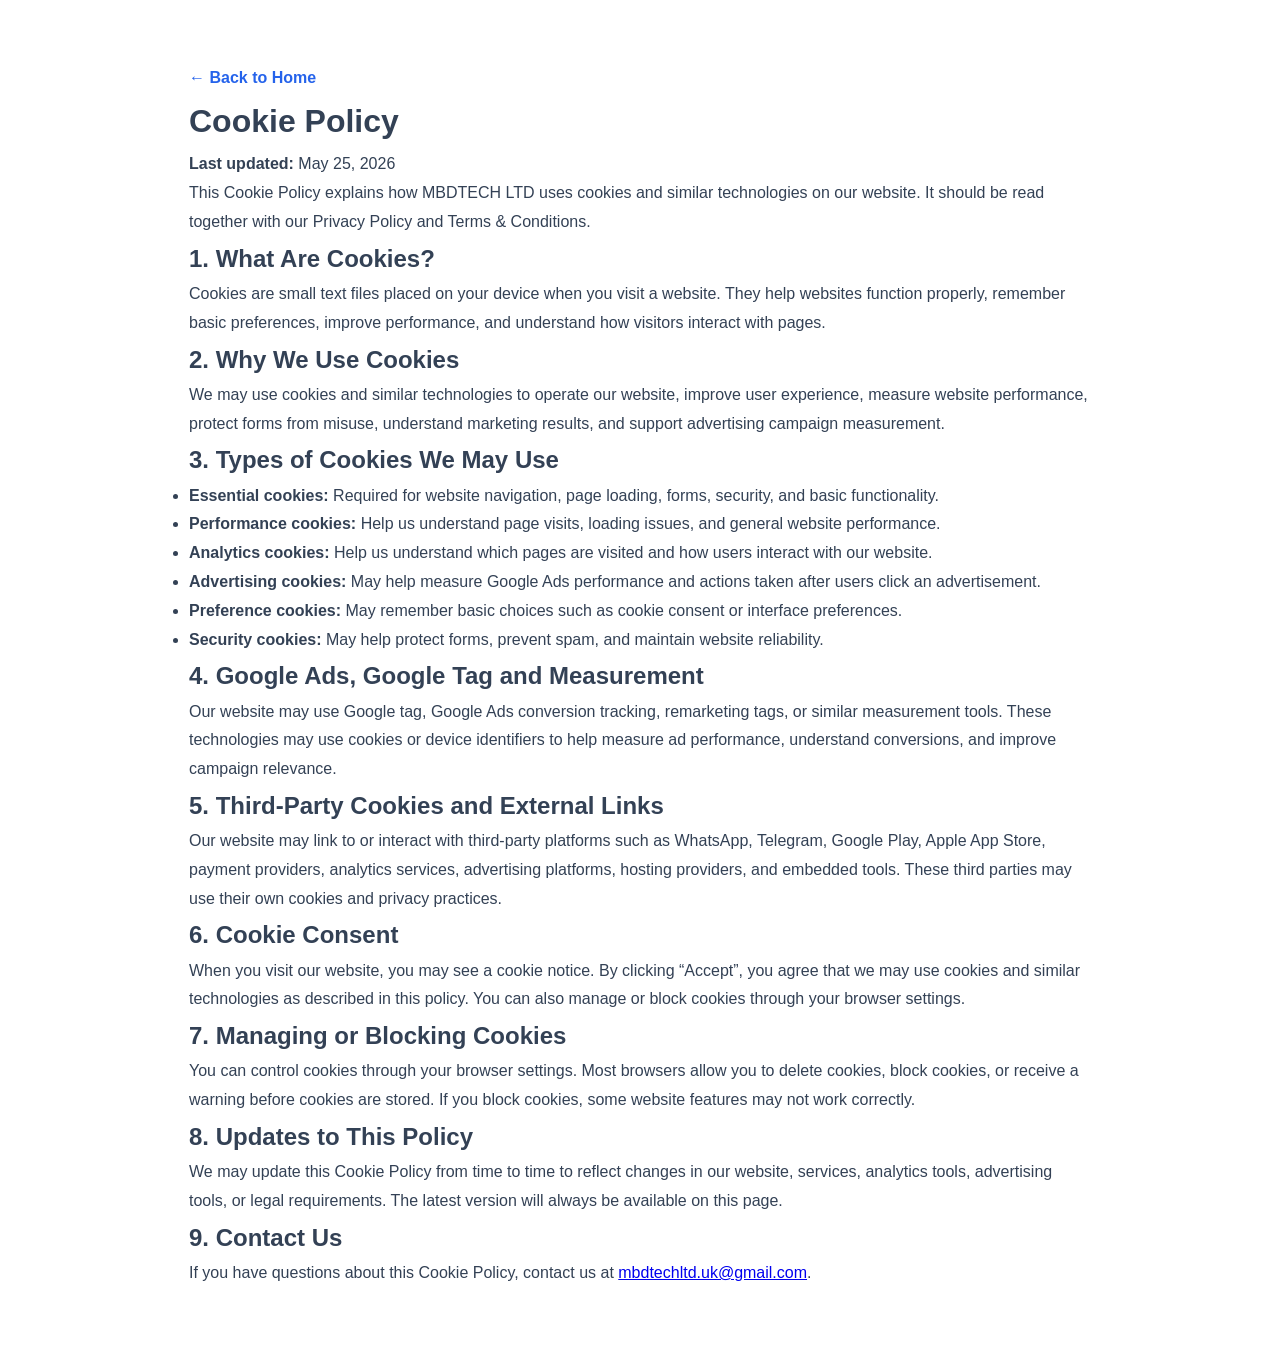
<file: code-samples/cookie-policy.html>
<!DOCTYPE html>
<html lang="en">
<head>
  <meta charset="UTF-8">
  <meta name="viewport" content="width=device-width, initial-scale=1.0">
  <title>Cookie Policy | MBDTECH LTD</title>
  <meta name="description" content="Cookie Policy for MBDTECH LTD covering essential cookies, analytics, advertising tags, Google Ads tracking, third-party services, and cookie management.">
  <link rel="canonical" href="https://www.mbdtechltd.com/cookie-policy.html">
  <link rel="stylesheet" href="css/style.css">
</head>
<body>
  <main style="max-width:950px;margin:40px auto;padding:24px;line-height:1.8;color:#334155;">
    <a href="/" style="font-weight:800;color:#2563EB;text-decoration:none;">← Back to Home</a>
    <h1>Cookie Policy</h1>
    <p><strong>Last updated:</strong> May 25, 2026</p>

    <p>This Cookie Policy explains how MBDTECH LTD uses cookies and similar technologies on our website. It should be read together with our Privacy Policy and Terms & Conditions.</p>

    <h2>1. What Are Cookies?</h2>
    <p>Cookies are small text files placed on your device when you visit a website. They help websites function properly, remember basic preferences, improve performance, and understand how visitors interact with pages.</p>

    <h2>2. Why We Use Cookies</h2>
    <p>We may use cookies and similar technologies to operate our website, improve user experience, measure website performance, protect forms from misuse, understand marketing results, and support advertising campaign measurement.</p>

    <h2>3. Types of Cookies We May Use</h2>
    <ul>
      <li><strong>Essential cookies:</strong> Required for website navigation, page loading, forms, security, and basic functionality.</li>
      <li><strong>Performance cookies:</strong> Help us understand page visits, loading issues, and general website performance.</li>
      <li><strong>Analytics cookies:</strong> Help us understand which pages are visited and how users interact with our website.</li>
      <li><strong>Advertising cookies:</strong> May help measure Google Ads performance and actions taken after users click an advertisement.</li>
      <li><strong>Preference cookies:</strong> May remember basic choices such as cookie consent or interface preferences.</li>
      <li><strong>Security cookies:</strong> May help protect forms, prevent spam, and maintain website reliability.</li>
    </ul>

    <h2>4. Google Ads, Google Tag and Measurement</h2>
    <p>Our website may use Google tag, Google Ads conversion tracking, remarketing tags, or similar measurement tools. These technologies may use cookies or device identifiers to help measure ad performance, understand conversions, and improve campaign relevance.</p>

    <h2>5. Third-Party Cookies and External Links</h2>
    <p>Our website may link to or interact with third-party platforms such as WhatsApp, Telegram, Google Play, Apple App Store, payment providers, analytics services, advertising platforms, hosting providers, and embedded tools. These third parties may use their own cookies and privacy practices.</p>

    <h2>6. Cookie Consent</h2>
    <p>When you visit our website, you may see a cookie notice. By clicking “Accept”, you agree that we may use cookies and similar technologies as described in this policy. You can also manage or block cookies through your browser settings.</p>

    <h2>7. Managing or Blocking Cookies</h2>
    <p>You can control cookies through your browser settings. Most browsers allow you to delete cookies, block cookies, or receive a warning before cookies are stored. If you block cookies, some website features may not work correctly.</p>

    <h2>8. Updates to This Policy</h2>
    <p>We may update this Cookie Policy from time to time to reflect changes in our website, services, analytics tools, advertising tools, or legal requirements. The latest version will always be available on this page.</p>

    <h2>9. Contact Us</h2>
    <p>If you have questions about this Cookie Policy, contact us at <a href="mailto:mbdtechltd.uk@gmail.com">mbdtechltd.uk@gmail.com</a>.</p>
  </main>
</body>
</html>
</file>
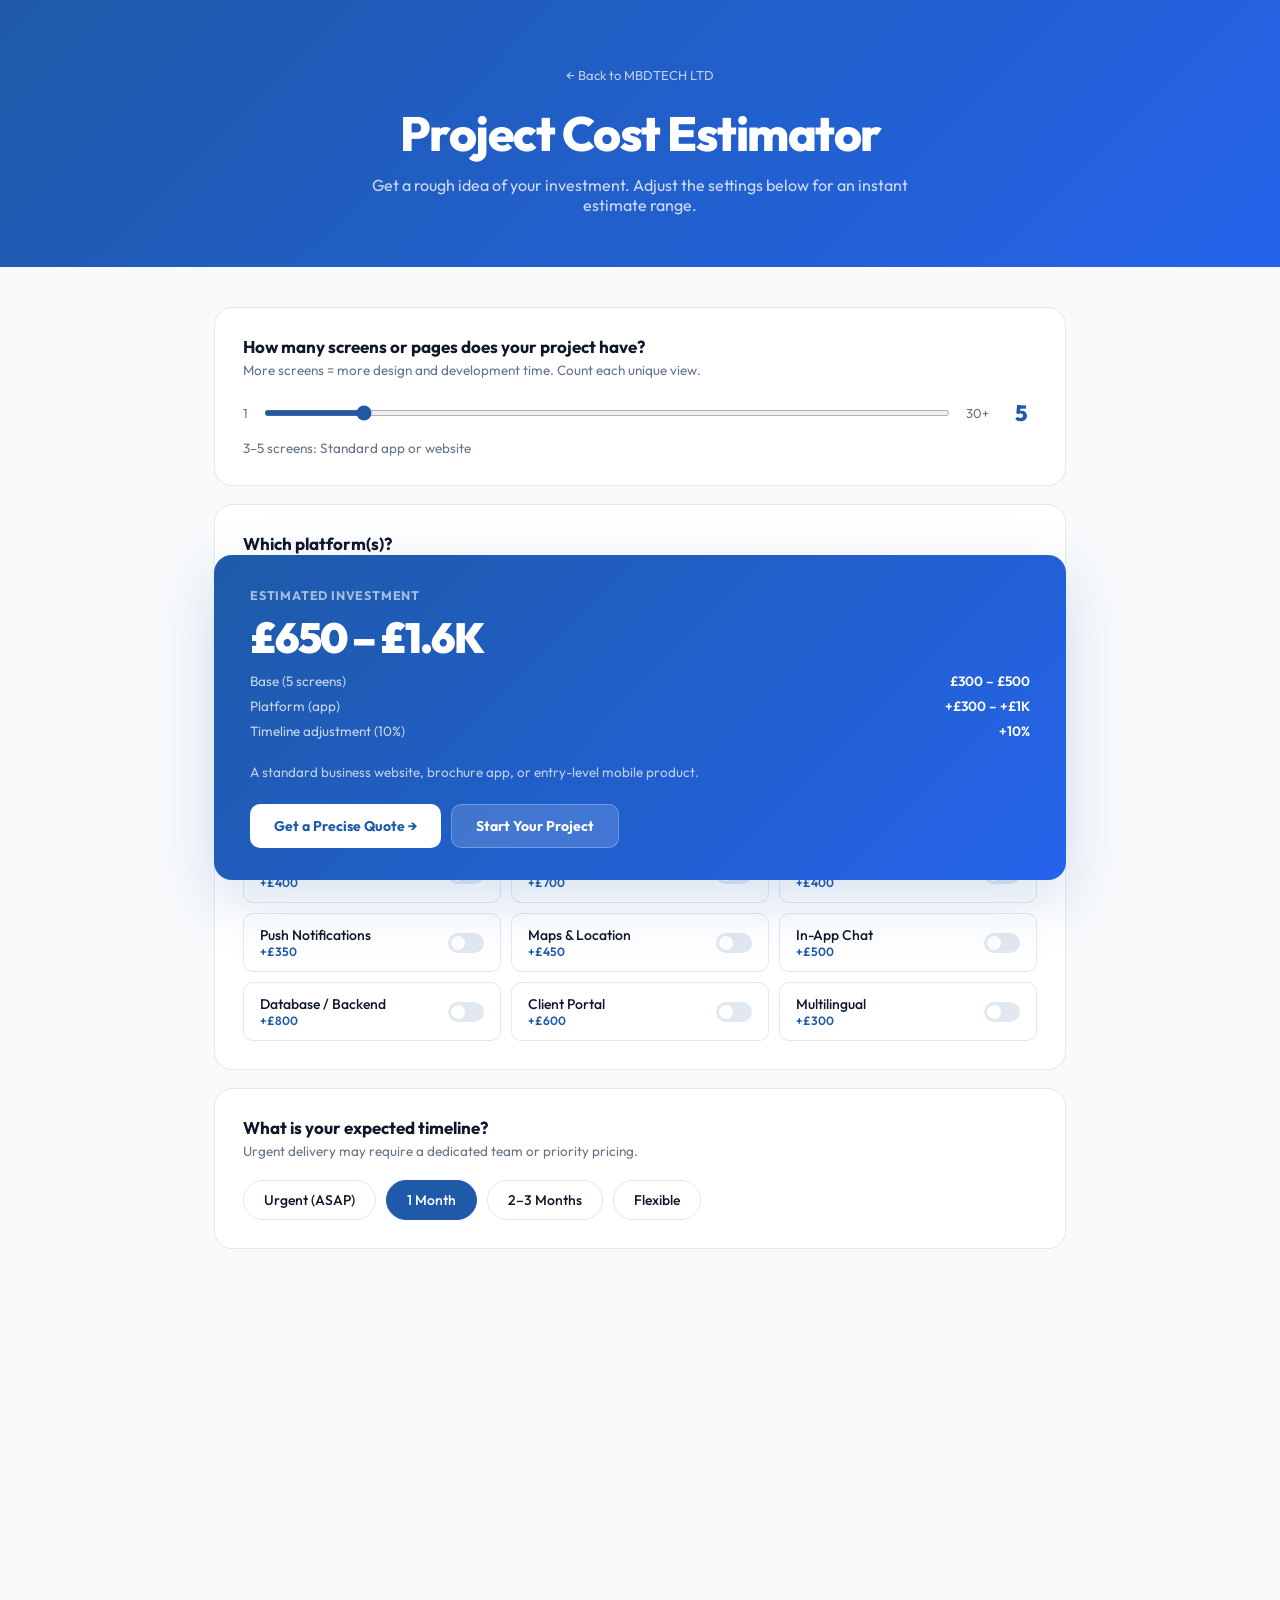
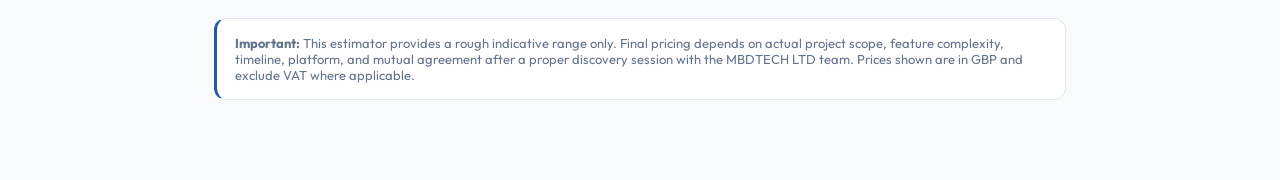
<file: code-samples/estimator.html>
<!DOCTYPE html>
<html lang="en">
<head>
<meta charset="UTF-8">
<meta name="viewport" content="width=device-width, initial-scale=1.0">
<title>Project Cost Estimator — MBDTECH LTD</title>
<meta name="description" content="Get a quick estimate for your mobile app, website, or SaaS project. MBDTECH LTD budget calculator.">
<link rel="preconnect" href="https://fonts.googleapis.com">
<link href="https://fonts.googleapis.com/css2?family=Outfit:wght@300;400;500;600;700;800&display=swap" rel="stylesheet">
<style>
:root{
  --blue:#1E5AA8;--blue2:#2563EB;--blue3:#3B82F6;--blue-light:#EAF2FF;--blue-mid:#C5DEFF;
  --dark:#0F172A;--mid:#334155;--muted:#64748B;--border:#E2E8F0;
  --white:#fff;--gray:#F1F5F9;--gray2:#F8FAFC;--green:#22c55e;
  --shadow:0 4px 24px rgba(30,90,168,.08);--shadow-lg:0 20px 60px rgba(30,90,168,.18);
  --r:12px;--r2:18px;--ff:'Outfit',sans-serif;
}
*{margin:0;padding:0;box-sizing:border-box;}
body{font-family:var(--ff);background:var(--gray2);color:var(--dark);}
a{text-decoration:none;color:inherit;}
button{font-family:var(--ff);}

.page-header{background:linear-gradient(135deg,var(--blue),var(--blue2));padding:64px 28px 52px;text-align:center;color:#fff;}
.page-header h1{font-size:clamp(28px,4vw,48px);font-weight:800;letter-spacing:-1.5px;margin-bottom:12px;}
.page-header p{font-size:16px;color:rgba(255,255,255,.78);max-width:540px;margin:0 auto;}

.estimator-wrap{max-width:900px;margin:0 auto;padding:40px 24px 80px;}

/* STEP CARDS */
.est-card{background:#fff;border:1.5px solid var(--border);border-radius:var(--r2);padding:28px;margin-bottom:18px;}
.est-card h3{font-size:17px;font-weight:700;color:var(--dark);margin-bottom:4px;}
.est-card p{font-size:13.5px;color:var(--muted);margin-bottom:20px;}

/* SCREEN SLIDER */
.slider-wrap{display:flex;align-items:center;gap:16px;}
.slider-wrap input[type=range]{flex:1;accent-color:var(--blue);height:6px;}
.slider-val{font-family:var(--ff);font-size:22px;font-weight:800;color:var(--blue);min-width:32px;text-align:center;}

/* FEATURE TOGGLES */
.feat-grid{display:grid;grid-template-columns:repeat(auto-fill,minmax(200px,1fr));gap:10px;}
.feat-item{
  display:flex;align-items:center;justify-content:space-between;
  padding:12px 16px;border:1.5px solid var(--border);border-radius:10px;
  cursor:pointer;transition:all .18s;background:#fff;
}
.feat-item:hover{border-color:var(--blue-mid);}
.feat-item.on{border-color:var(--blue);background:var(--blue-light);}
.feat-name{font-size:14px;font-weight:500;color:var(--dark);}
.feat-add{font-size:12px;color:var(--blue);font-weight:600;}
.feat-item.on .feat-add{color:var(--blue2);}
.toggle{width:36px;height:20px;background:var(--border);border-radius:100px;position:relative;transition:background .2s;flex-shrink:0;}
.toggle::after{content:'';position:absolute;width:14px;height:14px;background:#fff;border-radius:50%;top:3px;left:3px;transition:left .2s;}
.feat-item.on .toggle{background:var(--blue);}
.feat-item.on .toggle::after{left:19px;}

/* TIMELINE PILLS */
.timeline-opts{display:flex;gap:10px;flex-wrap:wrap;}
.tl-opt{padding:10px 20px;border-radius:100px;border:1.5px solid var(--border);background:#fff;font-size:14px;font-weight:500;cursor:pointer;transition:all .18s;color:var(--dark);}
.tl-opt:hover{border-color:var(--blue-mid);}
.tl-opt.sel{background:var(--blue);color:#fff;border-color:var(--blue);}

/* RESULT CARD */
.result-card{
  background:linear-gradient(135deg,var(--blue),var(--blue2));
  border-radius:var(--r2);padding:32px 36px;color:#fff;
  position:sticky;bottom:20px;margin-top:24px;
  box-shadow:var(--shadow-lg);
}
.result-range{font-family:var(--ff);font-size:42px;font-weight:900;letter-spacing:-2px;margin-bottom:8px;}
.result-note{font-size:13.5px;color:rgba(255,255,255,.7);margin-bottom:20px;line-height:1.6;}
.result-breakdown{display:flex;flex-direction:column;gap:7px;margin-bottom:22px;}
.rb-line{display:flex;justify-content:space-between;font-size:13.5px;}
.rb-label{color:rgba(255,255,255,.75);}
.rb-val{font-weight:600;}
.cta-btns{display:flex;gap:10px;flex-wrap:wrap;}
.cta-btn{padding:12px 24px;border-radius:10px;font-family:var(--ff);font-weight:700;font-size:14px;cursor:pointer;border:none;transition:all .2s;}
.cta-primary{background:#fff;color:var(--blue);}
.cta-primary:hover{background:var(--blue-light);}
.cta-secondary{background:rgba(255,255,255,.15);color:#fff;border:1px solid rgba(255,255,255,.25);}
.cta-secondary:hover{background:rgba(255,255,255,.22);}

/* DISCLAIMER */
.disclaimer{margin-top:20px;padding:16px 18px;background:#fff;border:1px solid var(--border);border-radius:var(--r);font-size:13px;color:var(--muted);border-left:3px solid var(--blue);}

@media(max-width:600px){
  .estimator-wrap{padding:24px 16px 60px;}
  .result-card{padding:24px;}
  .result-range{font-size:30px;}
  .feat-grid{grid-template-columns:1fr;}
  .page-header{padding:44px 18px 36px;}
}
</style>
</head>
<body>

<div class="page-header">
  <a href="index.html" style="display:inline-flex;align-items:center;gap:6px;font-size:13px;color:rgba(255,255,255,.7);margin-bottom:20px;">← Back to MBDTECH LTD</a>
  <h1>Project Cost Estimator</h1>
  <p>Get a rough idea of your investment. Adjust the settings below for an instant estimate range.</p>
</div>

<div class="estimator-wrap">

  <!-- STEP 1: SCREENS -->
  <div class="est-card">
    <h3>How many screens or pages does your project have?</h3>
    <p>More screens = more design and development time. Count each unique view.</p>
    <div class="slider-wrap">
      <span style="font-size:13px;color:var(--muted);">1</span>
      <input type="range" id="screenSlider" min="1" max="30" value="5" oninput="updateEstimate()">
      <span style="font-size:13px;color:var(--muted);">30+</span>
      <div class="slider-val" id="screenVal">5</div>
    </div>
    <div id="screenTier" style="margin-top:12px;font-size:13.5px;color:var(--muted);"></div>
  </div>

  <!-- STEP 2: PLATFORM -->
  <div class="est-card">
    <h3>Which platform(s)?</h3>
    <p>Each additional platform increases development time.</p>
    <div class="timeline-opts">
      <div class="tl-opt" id="plt-web" onclick="selectPlatform('web')">Web / Website</div>
      <div class="tl-opt sel" id="plt-app" onclick="selectPlatform('app')">Mobile App (iOS &amp; Android)</div>
      <div class="tl-opt" id="plt-both" onclick="selectPlatform('both')">Web + Mobile App</div>
      <div class="tl-opt" id="plt-saas" onclick="selectPlatform('saas')">SaaS Platform</div>
    </div>
  </div>

  <!-- STEP 3: FEATURES -->
  <div class="est-card">
    <h3>Which features do you need?</h3>
    <p>Select all that apply. Each adds to the base estimate.</p>
    <div class="feat-grid" id="featGrid">
      <div class="feat-item" data-cost="300" onclick="toggleFeat(this)"><div><div class="feat-name">Authentication / Login</div><div class="feat-add">+£300</div></div><div class="toggle"></div></div>
      <div class="feat-item" data-cost="500" onclick="toggleFeat(this)"><div><div class="feat-name">Admin Panel</div><div class="feat-add">+£500</div></div><div class="toggle"></div></div>
      <div class="feat-item" data-cost="600" onclick="toggleFeat(this)"><div><div class="feat-name">Payment Gateway</div><div class="feat-add">+£600</div></div><div class="toggle"></div></div>
      <div class="feat-item" data-cost="400" onclick="toggleFeat(this)"><div><div class="feat-name">API Integration</div><div class="feat-add">+£400</div></div><div class="toggle"></div></div>
      <div class="feat-item" data-cost="700" onclick="toggleFeat(this)"><div><div class="feat-name">AI Features</div><div class="feat-add">+£700</div></div><div class="toggle"></div></div>
      <div class="feat-item" data-cost="400" onclick="toggleFeat(this)"><div><div class="feat-name">Analytics Dashboard</div><div class="feat-add">+£400</div></div><div class="toggle"></div></div>
      <div class="feat-item" data-cost="350" onclick="toggleFeat(this)"><div><div class="feat-name">Push Notifications</div><div class="feat-add">+£350</div></div><div class="toggle"></div></div>
      <div class="feat-item" data-cost="450" onclick="toggleFeat(this)"><div><div class="feat-name">Maps &amp; Location</div><div class="feat-add">+£450</div></div><div class="toggle"></div></div>
      <div class="feat-item" data-cost="500" onclick="toggleFeat(this)"><div><div class="feat-name">In-App Chat</div><div class="feat-add">+£500</div></div><div class="toggle"></div></div>
      <div class="feat-item" data-cost="800" onclick="toggleFeat(this)"><div><div class="feat-name">Database / Backend</div><div class="feat-add">+£800</div></div><div class="toggle"></div></div>
      <div class="feat-item" data-cost="600" onclick="toggleFeat(this)"><div><div class="feat-name">Client Portal</div><div class="feat-add">+£600</div></div><div class="toggle"></div></div>
      <div class="feat-item" data-cost="300" onclick="toggleFeat(this)"><div><div class="feat-name">Multilingual</div><div class="feat-add">+£300</div></div><div class="toggle"></div></div>
    </div>
  </div>

  <!-- STEP 4: TIMELINE -->
  <div class="est-card">
    <h3>What is your expected timeline?</h3>
    <p>Urgent delivery may require a dedicated team or priority pricing.</p>
    <div class="timeline-opts">
      <div class="tl-opt" id="tl-urgent" onclick="selectTL('urgent')">Urgent (ASAP)</div>
      <div class="tl-opt sel" id="tl-1mo" onclick="selectTL('1mo')">1 Month</div>
      <div class="tl-opt" id="tl-3mo" onclick="selectTL('3mo')">2–3 Months</div>
      <div class="tl-opt" id="tl-flex" onclick="selectTL('flex')">Flexible</div>
    </div>
  </div>

  <!-- RESULT -->
  <div class="result-card">
    <div style="font-size:12.5px;font-weight:700;color:rgba(255,255,255,.6);letter-spacing:.8px;text-transform:uppercase;margin-bottom:8px;">Estimated Investment</div>
    <div class="result-range" id="resultRange">£300 – £500</div>
    <div class="result-breakdown" id="resultBreakdown"></div>
    <div class="result-note" id="resultNote"></div>
    <div class="cta-btns">
      <button class="cta-btn cta-primary" onclick="window.location.href='index.html?page=start'">Get a Precise Quote →</button>
      <button class="cta-btn cta-secondary" onclick="window.location.href='portal/login.html'">Start Your Project</button>
    </div>
  </div>

  <div class="disclaimer">
    <strong>Important:</strong> This estimator provides a rough indicative range only. Final pricing depends on actual project scope, feature complexity, timeline, platform, and mutual agreement after a proper discovery session with the MBDTECH LTD team. Prices shown are in GBP and exclude VAT where applicable.
  </div>

</div>

<script>
let platform = 'app';
let timeline = '1mo';

// PLATFORM BASE COSTS (min, max)
const platformBase = {
  web:  [100,500],
  app:  [300,1000],
  both: [700,2000],
  saas: [1000,3000],
};

// TIMELINE MULTIPLIERS
const tlMult = {
  urgent:1.3, '1mo':1.1, '3mo':1.0, flex:0.95
};

// SCREEN TIERS
function getScreenCost(n) {
  if (n <= 2)  return { range:[100,150],  label:'1–2 screens: Basic app or landing page', tier:'basic' };
  if (n <= 5)  return { range:[300,500],  label:'3–5 screens: Standard app or website', tier:'standard' };
  if (n <= 15) return { range:[1000,3000],label:'5–15 screens: Mid-complexity project', tier:'mid' };
  if (n <= 25) return { range:[3000,7000],label:'16–25 screens: Advanced / feature-rich', tier:'advanced' };
  return            { range:[7000,20000], label:'25+ screens: Enterprise / custom system', tier:'enterprise' };
}

function updateEstimate() {
  const screens = parseInt(document.getElementById('screenSlider').value);
  document.getElementById('screenVal').textContent = screens;

  const sc = getScreenCost(screens);
  document.getElementById('screenTier').textContent = sc.label;

  // Feature addons
  let featTotal = 0;
  const featItems = [];
  document.querySelectorAll('.feat-item.on').forEach(el => {
    const cost = parseInt(el.dataset.cost);
    featTotal += cost;
    featItems.push(el.querySelector('.feat-name').textContent + ' +£' + cost);
  });

  // Platform base
  const pb = platformBase[platform];
  const mult = tlMult[timeline];

  let min = Math.round((sc.range[0] + pb[0] + featTotal) * mult / 50) * 50;
  let max = Math.round((sc.range[1] + pb[1] + featTotal) * mult / 50) * 50;

  // Enterprise floor
  if (sc.tier === 'enterprise') { min = Math.max(min, 7000); max = Math.max(max, 15000); }

  // Format
  const fmt = n => n >= 1000 ? '£' + (n/1000).toFixed(1).replace('.0','') + 'K' : '£' + n;
  document.getElementById('resultRange').textContent = fmt(min) + ' – ' + fmt(max);

  // Breakdown
  const bd = document.getElementById('resultBreakdown');
  bd.innerHTML = `
    <div class="rb-line"><span class="rb-label">Base (${screens} screens)</span><span class="rb-val">${fmt(sc.range[0])} – ${fmt(sc.range[1])}</span></div>
    <div class="rb-line"><span class="rb-label">Platform (${platform})</span><span class="rb-val">+${fmt(pb[0])} – +${fmt(pb[1])}</span></div>
    ${featTotal ? `<div class="rb-line"><span class="rb-label">Selected features</span><span class="rb-val">+£${featTotal}</span></div>` : ''}
    ${timeline !== '3mo' ? `<div class="rb-line"><span class="rb-label">Timeline adjustment (${Math.round((mult-1)*100)}%)</span><span class="rb-val">${mult>1?'+':''}${Math.round((mult-1)*100)}%</span></div>` : ''}
  `;

  const notes = {
    basic:    'Suitable for landing pages, portfolios, or simple mobile apps with minimal features.',
    standard: 'A standard business website, brochure app, or entry-level mobile product.',
    mid:      'A feature-complete product with authentication, backend, and standard integrations.',
    advanced: 'A full-featured product or multi-panel system requiring complex logic.',
    enterprise:'Enterprise-grade system. Custom quote recommended after detailed discovery session.',
  };
  document.getElementById('resultNote').textContent = notes[sc.tier];
}

function selectPlatform(p) {
  platform = p;
  document.querySelectorAll('[id^="plt-"]').forEach(el => el.classList.remove('sel'));
  document.getElementById('plt-' + p).classList.add('sel');
  updateEstimate();
}

function selectTL(t) {
  timeline = t;
  document.querySelectorAll('[id^="tl-"]').forEach(el => el.classList.remove('sel'));
  document.getElementById('tl-' + t).classList.add('sel');
  updateEstimate();
}

function toggleFeat(el) {
  el.classList.toggle('on');
  updateEstimate();
}

// Init
updateEstimate();
</script>
</body>
</html>
</file>
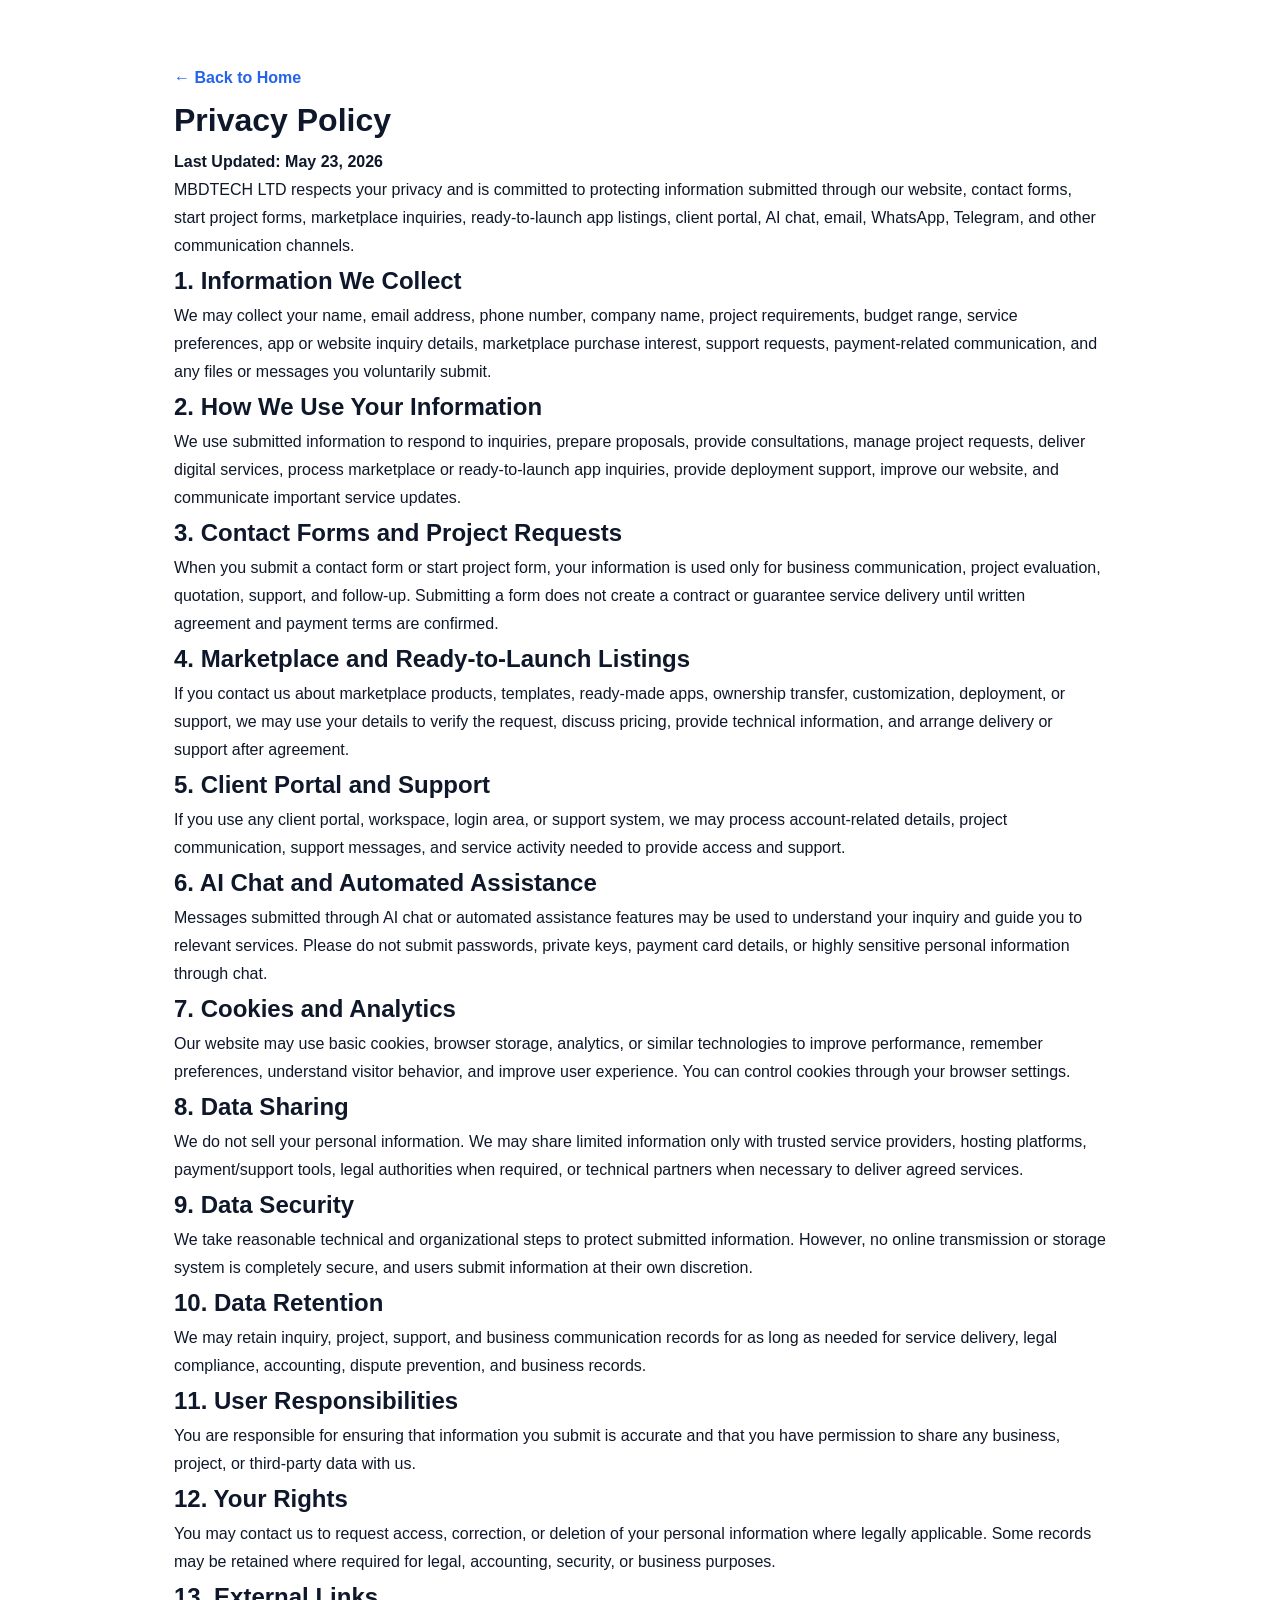
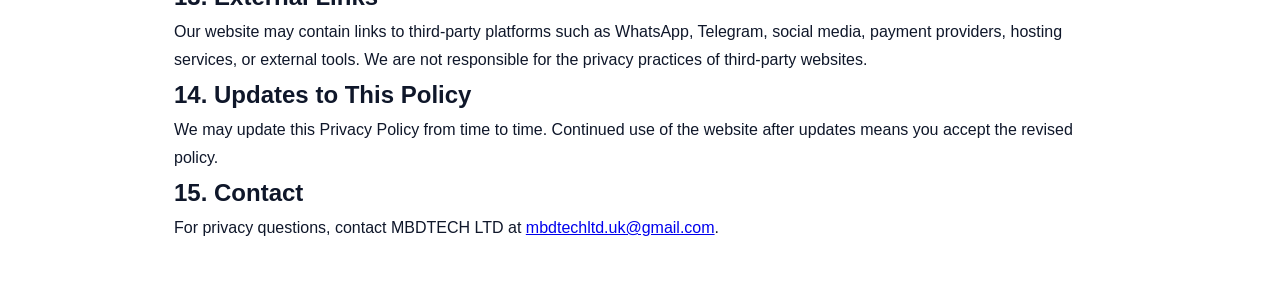
<file: code-samples/privacy-policy.html>
<!DOCTYPE html>
<html lang="en">
<head>
  <meta charset="UTF-8">
  <meta name="viewport" content="width=device-width, initial-scale=1.0">
  <title>Privacy Policy | MBDTECH LTD</title>
  <meta name="description" content="Privacy Policy for MBDTECH LTD website, services, project inquiries, marketplace listings, client portal, AI tools, and communication channels.">
  <link rel="stylesheet" href="css/style.css">
</head>
<body>
  <main style="max-width:980px;margin:40px auto;padding:24px;font-family:Arial,sans-serif;line-height:1.75;color:#0F172A;">
    <a href="/" style="color:#2563EB;text-decoration:none;font-weight:700;">← Back to Home</a>
    <h1>Privacy Policy</h1>
    <p><strong>Last Updated: May 23, 2026</strong></p>

    <p>MBDTECH LTD respects your privacy and is committed to protecting information submitted through our website, contact forms, start project forms, marketplace inquiries, ready-to-launch app listings, client portal, AI chat, email, WhatsApp, Telegram, and other communication channels.</p>

    <h2>1. Information We Collect</h2>
    <p>We may collect your name, email address, phone number, company name, project requirements, budget range, service preferences, app or website inquiry details, marketplace purchase interest, support requests, payment-related communication, and any files or messages you voluntarily submit.</p>

    <h2>2. How We Use Your Information</h2>
    <p>We use submitted information to respond to inquiries, prepare proposals, provide consultations, manage project requests, deliver digital services, process marketplace or ready-to-launch app inquiries, provide deployment support, improve our website, and communicate important service updates.</p>

    <h2>3. Contact Forms and Project Requests</h2>
    <p>When you submit a contact form or start project form, your information is used only for business communication, project evaluation, quotation, support, and follow-up. Submitting a form does not create a contract or guarantee service delivery until written agreement and payment terms are confirmed.</p>

    <h2>4. Marketplace and Ready-to-Launch Listings</h2>
    <p>If you contact us about marketplace products, templates, ready-made apps, ownership transfer, customization, deployment, or support, we may use your details to verify the request, discuss pricing, provide technical information, and arrange delivery or support after agreement.</p>

    <h2>5. Client Portal and Support</h2>
    <p>If you use any client portal, workspace, login area, or support system, we may process account-related details, project communication, support messages, and service activity needed to provide access and support.</p>

    <h2>6. AI Chat and Automated Assistance</h2>
    <p>Messages submitted through AI chat or automated assistance features may be used to understand your inquiry and guide you to relevant services. Please do not submit passwords, private keys, payment card details, or highly sensitive personal information through chat.</p>

    <h2>7. Cookies and Analytics</h2>
    <p>Our website may use basic cookies, browser storage, analytics, or similar technologies to improve performance, remember preferences, understand visitor behavior, and improve user experience. You can control cookies through your browser settings.</p>

    <h2>8. Data Sharing</h2>
    <p>We do not sell your personal information. We may share limited information only with trusted service providers, hosting platforms, payment/support tools, legal authorities when required, or technical partners when necessary to deliver agreed services.</p>

    <h2>9. Data Security</h2>
    <p>We take reasonable technical and organizational steps to protect submitted information. However, no online transmission or storage system is completely secure, and users submit information at their own discretion.</p>

    <h2>10. Data Retention</h2>
    <p>We may retain inquiry, project, support, and business communication records for as long as needed for service delivery, legal compliance, accounting, dispute prevention, and business records.</p>

    <h2>11. User Responsibilities</h2>
    <p>You are responsible for ensuring that information you submit is accurate and that you have permission to share any business, project, or third-party data with us.</p>

    <h2>12. Your Rights</h2>
    <p>You may contact us to request access, correction, or deletion of your personal information where legally applicable. Some records may be retained where required for legal, accounting, security, or business purposes.</p>

    <h2>13. External Links</h2>
    <p>Our website may contain links to third-party platforms such as WhatsApp, Telegram, social media, payment providers, hosting services, or external tools. We are not responsible for the privacy practices of third-party websites.</p>

    <h2>14. Updates to This Policy</h2>
    <p>We may update this Privacy Policy from time to time. Continued use of the website after updates means you accept the revised policy.</p>

    <h2>15. Contact</h2>
    <p>For privacy questions, contact MBDTECH LTD at <a href="mailto:mbdtechltd.uk@gmail.com">mbdtechltd.uk@gmail.com</a>.</p>
  </main>
</body>
</html>
</file>
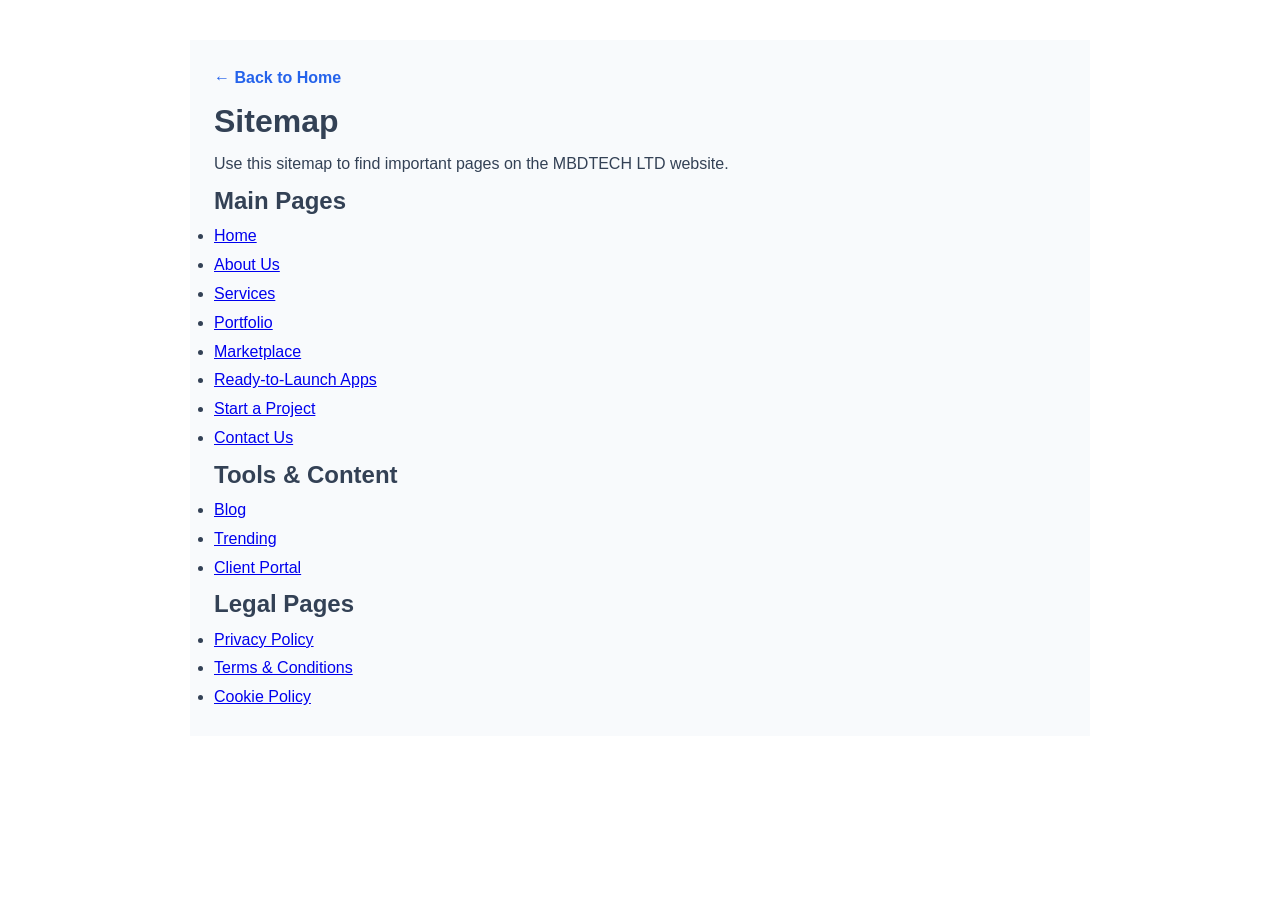
<file: code-samples/sitemap.html>
<!DOCTYPE html>
<html lang="en">
<head>
  <meta charset="UTF-8">
  <meta name="viewport" content="width=device-width, initial-scale=1.0">
  <title>Sitemap | MBDTECH LTD</title>
  <meta name="description" content="Sitemap for MBDTECH LTD website pages, services, portfolio, marketplace, ready-to-launch products, legal pages, and contact pages.">
  <link rel="canonical" href="https://www.mbdtechltd.com/sitemap.html">
  <link rel="stylesheet" href="css/style.css">
</head>
<body>
  <main style="max-width:900px;margin:40px auto;padding:24px;line-height:1.8;color:#334155;">
    <a href="/" style="font-weight:800;color:#2563EB;text-decoration:none;">← Back to Home</a>
    <h1>Sitemap</h1>
    <p>Use this sitemap to find important pages on the MBDTECH LTD website.</p>

    <h2>Main Pages</h2>
    <ul>
      <li><a href="/">Home</a></li>
      <li><a href="/about">About Us</a></li>
      <li><a href="/services">Services</a></li>
      <li><a href="/portfolio">Portfolio</a></li>
      <li><a href="/marketplace">Marketplace</a></li>
      <li><a href="/ready-to-launch">Ready-to-Launch Apps</a></li>
      <li><a href="/start-project">Start a Project</a></li>
      <li><a href="/contact">Contact Us</a></li>
    </ul>

    <h2>Tools & Content</h2>
    <ul>
      <li><a href="/blog.html">Blog</a></li>
      <li><a href="/trending.html">Trending</a></li>
      <li><a href="/portal/login.html">Client Portal</a></li>
    </ul>

    <h2>Legal Pages</h2>
    <ul>
      <li><a href="/privacy-policy.html">Privacy Policy</a></li>
      <li><a href="/terms-and-conditions.html">Terms & Conditions</a></li>
      <li><a href="/cookie-policy.html">Cookie Policy</a></li>
    </ul>
  </main>
</body>
</html>
</file>
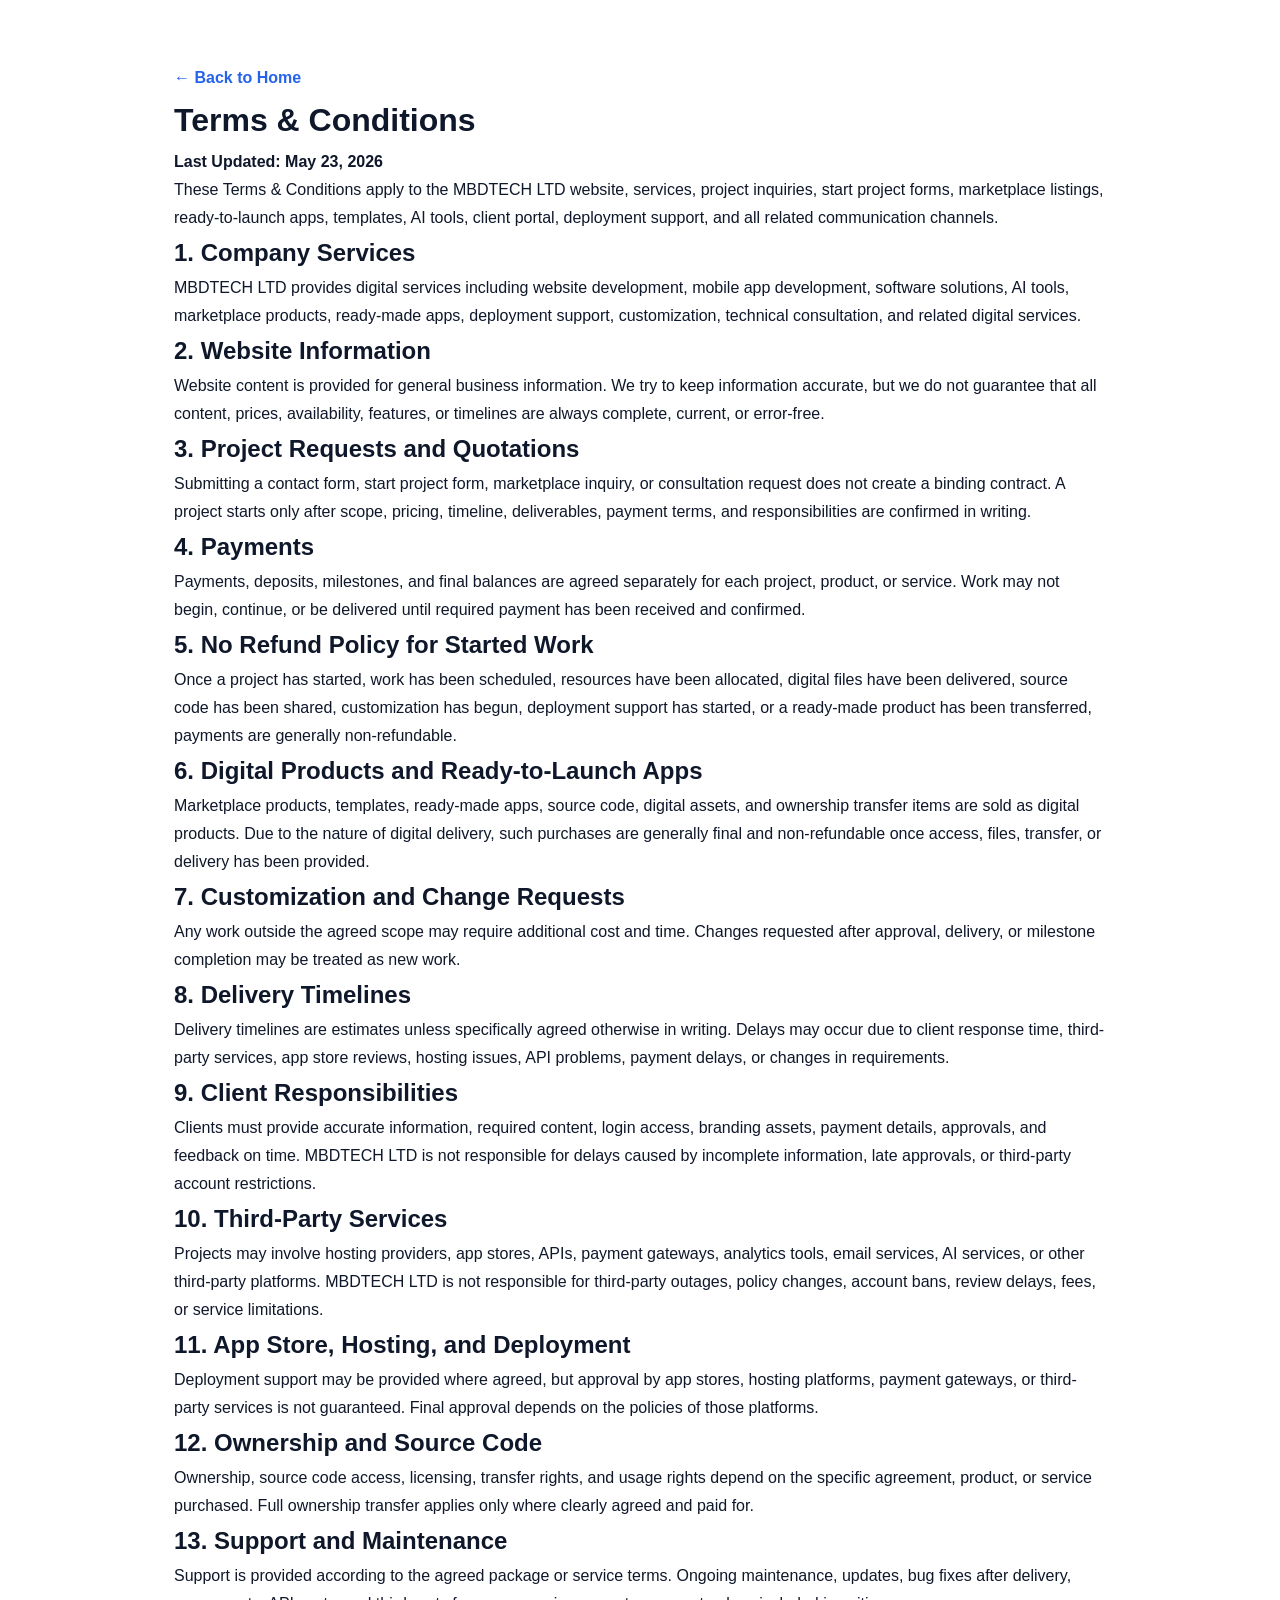
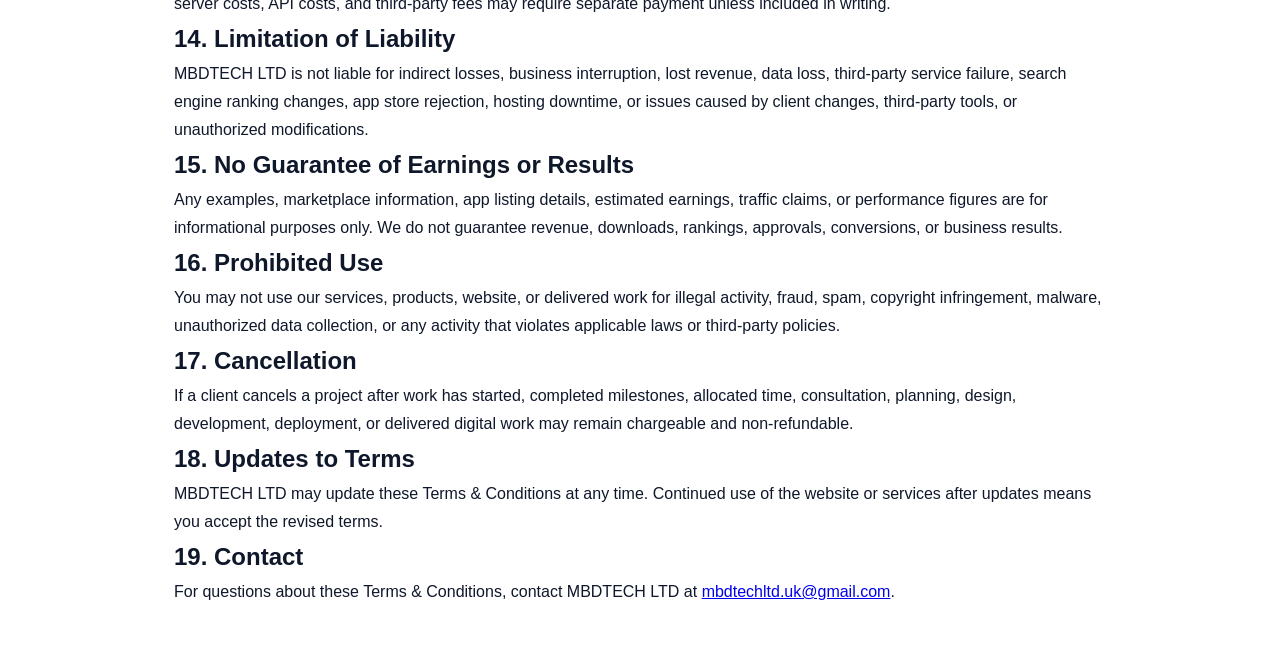
<file: code-samples/terms-and-conditions.html>
<!DOCTYPE html>
<html lang="en">
<head>
  <meta charset="UTF-8">
  <meta name="viewport" content="width=device-width, initial-scale=1.0">
  <title>Terms & Conditions | MBDTECH LTD</title>
  <meta name="description" content="Terms and Conditions for MBDTECH LTD services, project requests, marketplace products, ready-to-launch apps, payments, refunds, delivery, and support.">
  <link rel="stylesheet" href="css/style.css">
</head>
<body>
  <main style="max-width:980px;margin:40px auto;padding:24px;font-family:Arial,sans-serif;line-height:1.75;color:#0F172A;">
    <a href="/" style="color:#2563EB;text-decoration:none;font-weight:700;">← Back to Home</a>
    <h1>Terms & Conditions</h1>
    <p><strong>Last Updated: May 23, 2026</strong></p>

    <p>These Terms & Conditions apply to the MBDTECH LTD website, services, project inquiries, start project forms, marketplace listings, ready-to-launch apps, templates, AI tools, client portal, deployment support, and all related communication channels.</p>

    <h2>1. Company Services</h2>
    <p>MBDTECH LTD provides digital services including website development, mobile app development, software solutions, AI tools, marketplace products, ready-made apps, deployment support, customization, technical consultation, and related digital services.</p>

    <h2>2. Website Information</h2>
    <p>Website content is provided for general business information. We try to keep information accurate, but we do not guarantee that all content, prices, availability, features, or timelines are always complete, current, or error-free.</p>

    <h2>3. Project Requests and Quotations</h2>
    <p>Submitting a contact form, start project form, marketplace inquiry, or consultation request does not create a binding contract. A project starts only after scope, pricing, timeline, deliverables, payment terms, and responsibilities are confirmed in writing.</p>

    <h2>4. Payments</h2>
    <p>Payments, deposits, milestones, and final balances are agreed separately for each project, product, or service. Work may not begin, continue, or be delivered until required payment has been received and confirmed.</p>

    <h2>5. No Refund Policy for Started Work</h2>
    <p>Once a project has started, work has been scheduled, resources have been allocated, digital files have been delivered, source code has been shared, customization has begun, deployment support has started, or a ready-made product has been transferred, payments are generally non-refundable.</p>

    <h2>6. Digital Products and Ready-to-Launch Apps</h2>
    <p>Marketplace products, templates, ready-made apps, source code, digital assets, and ownership transfer items are sold as digital products. Due to the nature of digital delivery, such purchases are generally final and non-refundable once access, files, transfer, or delivery has been provided.</p>

    <h2>7. Customization and Change Requests</h2>
    <p>Any work outside the agreed scope may require additional cost and time. Changes requested after approval, delivery, or milestone completion may be treated as new work.</p>

    <h2>8. Delivery Timelines</h2>
    <p>Delivery timelines are estimates unless specifically agreed otherwise in writing. Delays may occur due to client response time, third-party services, app store reviews, hosting issues, API problems, payment delays, or changes in requirements.</p>

    <h2>9. Client Responsibilities</h2>
    <p>Clients must provide accurate information, required content, login access, branding assets, payment details, approvals, and feedback on time. MBDTECH LTD is not responsible for delays caused by incomplete information, late approvals, or third-party account restrictions.</p>

    <h2>10. Third-Party Services</h2>
    <p>Projects may involve hosting providers, app stores, APIs, payment gateways, analytics tools, email services, AI services, or other third-party platforms. MBDTECH LTD is not responsible for third-party outages, policy changes, account bans, review delays, fees, or service limitations.</p>

    <h2>11. App Store, Hosting, and Deployment</h2>
    <p>Deployment support may be provided where agreed, but approval by app stores, hosting platforms, payment gateways, or third-party services is not guaranteed. Final approval depends on the policies of those platforms.</p>

    <h2>12. Ownership and Source Code</h2>
    <p>Ownership, source code access, licensing, transfer rights, and usage rights depend on the specific agreement, product, or service purchased. Full ownership transfer applies only where clearly agreed and paid for.</p>

    <h2>13. Support and Maintenance</h2>
    <p>Support is provided according to the agreed package or service terms. Ongoing maintenance, updates, bug fixes after delivery, server costs, API costs, and third-party fees may require separate payment unless included in writing.</p>

    <h2>14. Limitation of Liability</h2>
    <p>MBDTECH LTD is not liable for indirect losses, business interruption, lost revenue, data loss, third-party service failure, search engine ranking changes, app store rejection, hosting downtime, or issues caused by client changes, third-party tools, or unauthorized modifications.</p>

    <h2>15. No Guarantee of Earnings or Results</h2>
    <p>Any examples, marketplace information, app listing details, estimated earnings, traffic claims, or performance figures are for informational purposes only. We do not guarantee revenue, downloads, rankings, approvals, conversions, or business results.</p>

    <h2>16. Prohibited Use</h2>
    <p>You may not use our services, products, website, or delivered work for illegal activity, fraud, spam, copyright infringement, malware, unauthorized data collection, or any activity that violates applicable laws or third-party policies.</p>

    <h2>17. Cancellation</h2>
    <p>If a client cancels a project after work has started, completed milestones, allocated time, consultation, planning, design, development, deployment, or delivered digital work may remain chargeable and non-refundable.</p>

    <h2>18. Updates to Terms</h2>
    <p>MBDTECH LTD may update these Terms & Conditions at any time. Continued use of the website or services after updates means you accept the revised terms.</p>

    <h2>19. Contact</h2>
    <p>For questions about these Terms & Conditions, contact MBDTECH LTD at <a href="mailto:mbdtechltd.uk@gmail.com">mbdtechltd.uk@gmail.com</a>.</p>
  </main>
</body>
</html>
</file>
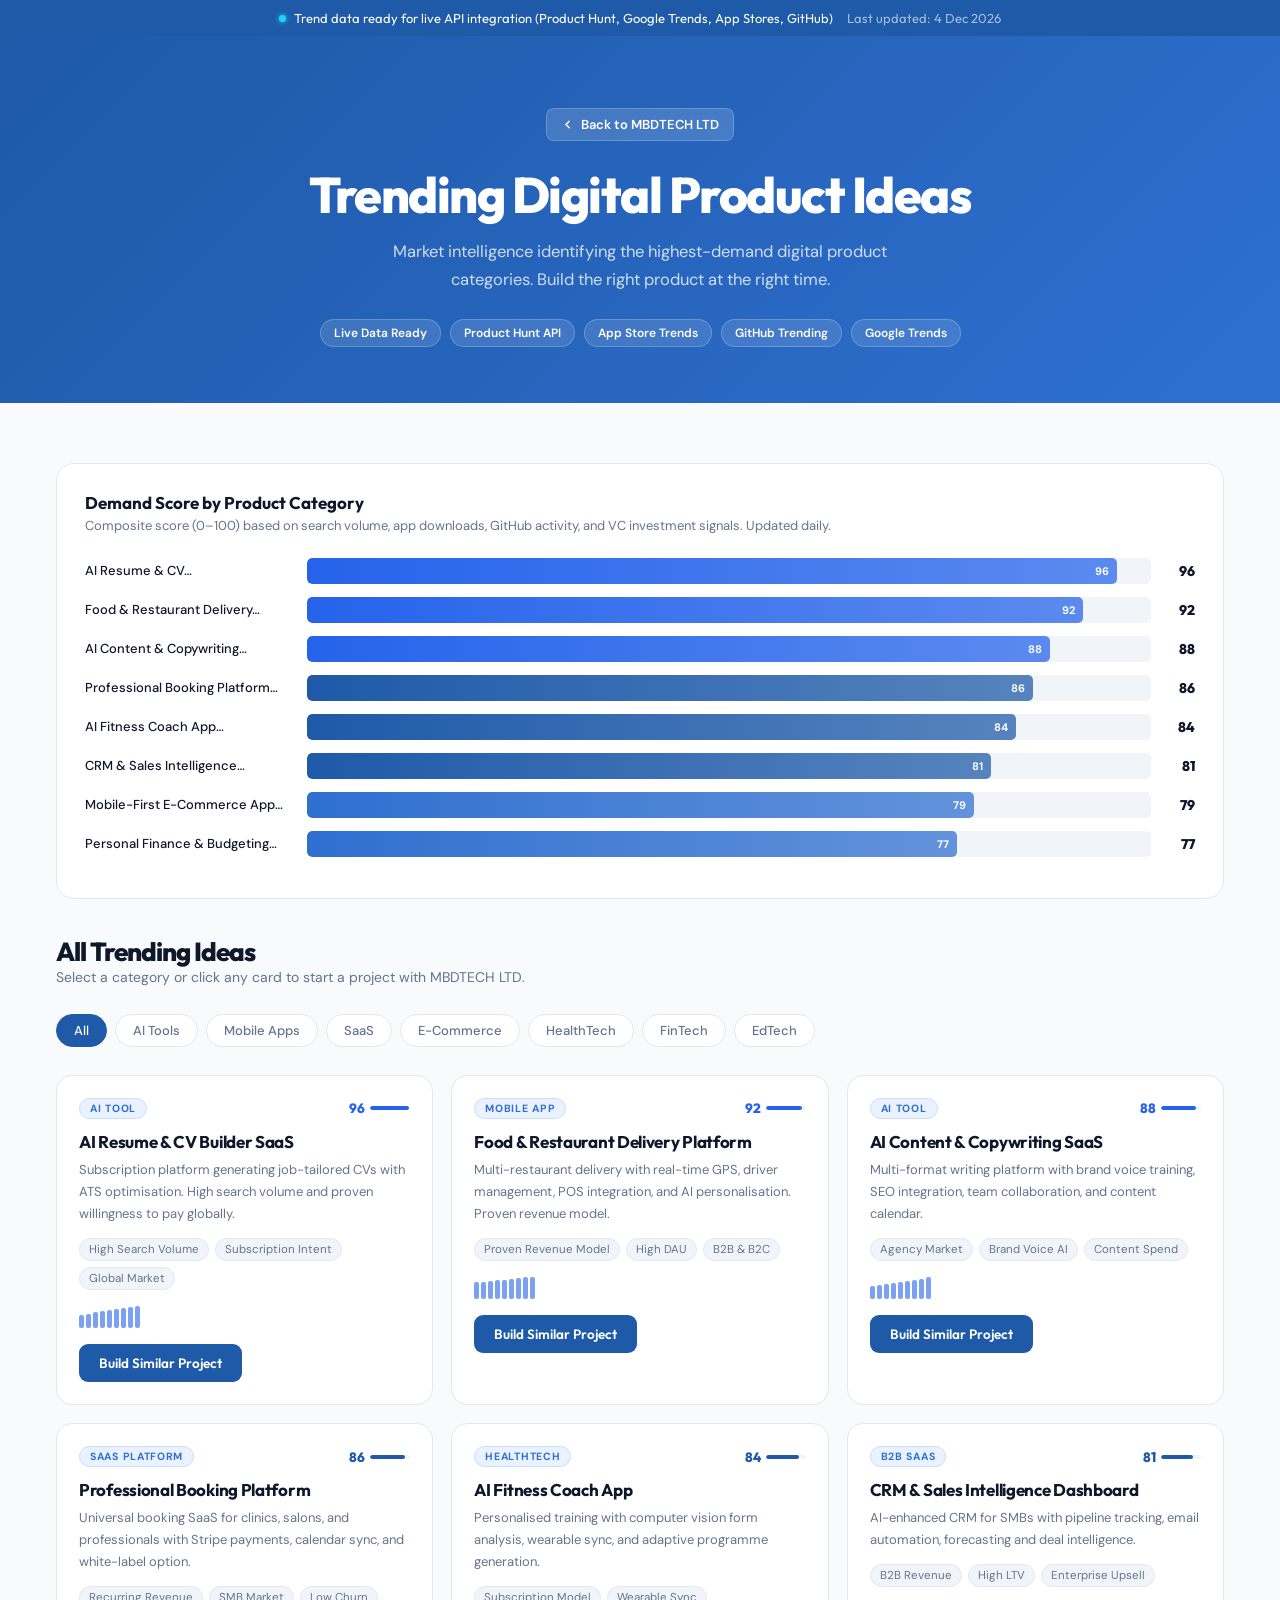
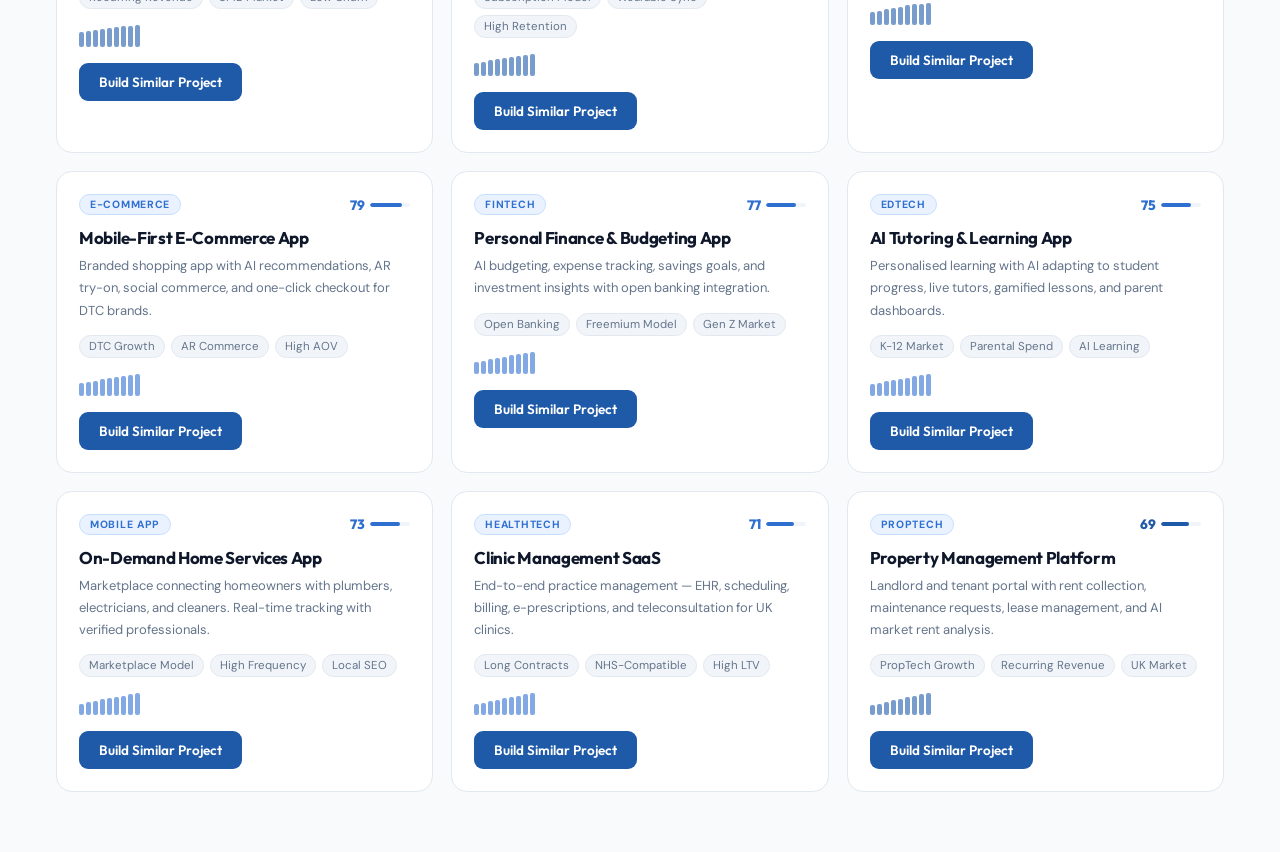
<file: code-samples/trending.html>
<!DOCTYPE html>
<html lang="en">
<head>
<meta charset="UTF-8">
<meta name="viewport" content="width=device-width, initial-scale=1.0">
<title>Trending Digital Product Ideas — MBDTECH LTD</title>
<meta name="description" content="Explore the most in-demand digital product categories. Data-driven trends across mobile apps, SaaS, AI tools, and web platforms.">
<link rel="canonical" href="https://mbdtechltd.com/trending.html">
<link rel="preconnect" href="https://fonts.googleapis.com">
<link href="https://fonts.googleapis.com/css2?family=Outfit:wght@300;400;500;600;700;800;900&family=DM+Sans:wght@300;400;500;600&display=swap" rel="stylesheet">
<style>
:root{
  --blue:#1E5AA8;--blue2:#2F6FD0;--blue-light:#EAF2FF;--blue-mid:#C5DEFF;
  --white:#FFFFFF;--dark:#0F172A;--gray:#64748B;--gray-light:#F1F5F9;
  --border:#E2E8F0;
  --font-head:'Outfit',sans-serif;--font-body:'DM Sans',sans-serif;
}
*{margin:0;padding:0;box-sizing:border-box;}
body{font-family:var(--font-body);background:#f8fafc;color:var(--dark);}
.wrap{max-width:1280px;margin:0 auto;padding:0 28px;}
.ticker{background:var(--blue);color:white;padding:10px 28px;text-align:center;font-size:13px;font-family:var(--font-head);display:flex;align-items:center;justify-content:center;gap:8px;}
.tdot{width:7px;height:7px;background:#22d3ee;border-radius:50%;box-shadow:0 0 5px #22d3ee;animation:tp 2s infinite;}
@keyframes tp{0%,100%{opacity:1;}50%{opacity:.3;}}
.hero{background:linear-gradient(135deg,var(--blue),var(--blue2));padding:72px 28px 56px;text-align:center;color:white;}
.back-link{display:inline-flex;align-items:center;gap:7px;font-size:13px;font-weight:600;color:white;text-decoration:none;background:rgba(255,255,255,.15);border:1px solid rgba(255,255,255,.2);border-radius:8px;padding:7px 14px;margin-bottom:22px;transition:background .18s;}
.back-link:hover{background:rgba(255,255,255,.22);}
.hero h1{font-family:var(--font-head);font-size:clamp(30px,4vw,50px);font-weight:800;letter-spacing:-1.5px;margin-bottom:12px;}
.hero p{font-size:16.5px;color:rgba(255,255,255,.78);max-width:560px;margin:0 auto 24px;line-height:1.72;}
.hero-badges{display:flex;justify-content:center;gap:9px;flex-wrap:wrap;}
.hbadge{background:rgba(255,255,255,.12);border:1px solid rgba(255,255,255,.2);border-radius:100px;padding:5px 13px;font-size:12px;font-weight:600;color:white;}
.body{padding:60px 28px;}
.chart-box{background:white;border:1.5px solid var(--border);border-radius:18px;padding:28px;margin-bottom:36px;}
.chart-box h3{font-family:var(--font-head);font-size:17px;font-weight:700;color:var(--dark);margin-bottom:4px;}
.chart-box .csub{font-size:13px;color:var(--gray);margin-bottom:24px;}
.crow{display:flex;align-items:center;gap:12px;margin-bottom:13px;}
.clabel{font-size:13px;font-weight:500;color:var(--dark);width:210px;flex-shrink:0;}
.cbarwrap{flex:1;height:26px;background:var(--gray-light);border-radius:5px;overflow:hidden;}
.cbar{height:100%;border-radius:5px;display:flex;align-items:center;justify-content:flex-end;padding-right:8px;transition:width .7s cubic-bezier(.23,1,.32,1);}
.cbar span{font-size:11px;font-weight:700;color:white;}
.cscore{font-family:var(--font-head);font-size:14px;font-weight:800;color:var(--dark);width:32px;text-align:right;flex-shrink:0;}
.sh{display:flex;justify-content:space-between;align-items:flex-end;margin-bottom:28px;flex-wrap:wrap;gap:12px;}
.sh h2{font-family:var(--font-head);font-size:26px;font-weight:800;color:var(--dark);letter-spacing:-1px;}
.sh p{font-size:14px;color:var(--gray);}
.filters{display:flex;gap:8px;flex-wrap:wrap;margin-bottom:28px;}
.filt{padding:7px 17px;border-radius:100px;border:1.5px solid var(--border);background:white;font-size:13px;font-weight:500;color:var(--gray);cursor:pointer;transition:all .18s;font-family:var(--font-body);}
.filt:hover,.filt.active{background:var(--blue);color:white;border-color:var(--blue);}
.tgrid{display:grid;grid-template-columns:repeat(auto-fill,minmax(315px,1fr));gap:18px;}
.tcard{background:white;border:1.5px solid var(--border);border-radius:16px;padding:22px;transition:all .25s;}
.tcard:hover{box-shadow:0 8px 30px rgba(30,90,168,.1);transform:translateY(-3px);border-color:var(--blue-mid);}
.ttop{display:flex;justify-content:space-between;align-items:center;margin-bottom:12px;}
.ttag{font-size:10.5px;font-weight:700;letter-spacing:.7px;text-transform:uppercase;color:var(--blue2);background:var(--blue-light);border:1px solid var(--blue-mid);padding:3px 10px;border-radius:100px;}
.tscw{display:flex;align-items:center;gap:5px;}
.tscn{font-family:var(--font-head);font-size:13.5px;font-weight:800;}
.tsbar{width:40px;height:4px;background:var(--gray-light);border-radius:2px;overflow:hidden;}
.tsfill{height:100%;border-radius:2px;}
.tcard h3{font-family:var(--font-head);font-size:17px;font-weight:700;color:var(--dark);margin-bottom:7px;letter-spacing:-.3px;}
.tcard p{font-size:13px;color:var(--gray);line-height:1.7;margin-bottom:13px;}
.tdemand{display:flex;gap:6px;flex-wrap:wrap;margin-bottom:14px;}
.tdi{font-size:11.5px;color:var(--gray);background:var(--gray-light);padding:3px 9px;border-radius:100px;border:1px solid var(--border);}
.spark{display:flex;align-items:flex-end;gap:2px;height:24px;margin-bottom:16px;}
.sbar{width:5px;border-radius:2px;}
.tbtn{display:inline-flex;align-items:center;gap:6px;padding:10px 20px;background:var(--blue);color:white;border-radius:9px;font-family:var(--font-head);font-weight:600;font-size:13.5px;text-decoration:none;transition:all .18s;border:none;cursor:pointer;}
.tbtn:hover{background:var(--blue2);transform:translateY(-1px);}
@media(max-width:768px){.body{padding:40px 18px;}.hero{padding:52px 18px 40px;}.clabel{width:120px;font-size:12px;}}
</style>
</head>
<body>
<div class="ticker">
  <span class="tdot"></span>
  Trend data ready for live API integration (Product Hunt, Google Trends, App Stores, GitHub)
  <span style="opacity:.6;margin-left:6px">Last updated: <span id="lastUpd"></span></span>
</div>
<div class="hero">
  <a href="index.html" class="back-link">
    <svg width="13" height="13" viewBox="0 0 24 24" stroke="white" fill="none" stroke-width="2.5" stroke-linecap="round" stroke-linejoin="round"><polyline points="15 18 9 12 15 6"/></svg>
    Back to MBDTECH LTD
  </a>
  <h1>Trending Digital Product Ideas</h1>
  <p>Market intelligence identifying the highest-demand digital product categories. Build the right product at the right time.</p>
  <div class="hero-badges">
    <span class="hbadge">Live Data Ready</span>
    <span class="hbadge">Product Hunt API</span>
    <span class="hbadge">App Store Trends</span>
    <span class="hbadge">GitHub Trending</span>
    <span class="hbadge">Google Trends</span>
  </div>
</div>
<div class="body">
  <div class="wrap">
    <div class="chart-box">
      <h3>Demand Score by Product Category</h3>
      <p class="csub">Composite score (0–100) based on search volume, app downloads, GitHub activity, and VC investment signals. Updated daily.</p>
      <div id="demandChart"></div>
    </div>
    <div class="sh">
      <div><h2>All Trending Ideas</h2><p>Select a category or click any card to start a project with MBDTECH LTD.</p></div>
    </div>
    <div class="filters" id="tFilters">
      <button class="filt active" data-cat="all">All</button>
      <button class="filt" data-cat="ai">AI Tools</button>
      <button class="filt" data-cat="mobile">Mobile Apps</button>
      <button class="filt" data-cat="saas">SaaS</button>
      <button class="filt" data-cat="ecom">E-Commerce</button>
      <button class="filt" data-cat="health">HealthTech</button>
      <button class="filt" data-cat="fintech">FinTech</button>
      <button class="filt" data-cat="edtech">EdTech</button>
    </div>
    <div class="tgrid" id="tGrid"></div>
  </div>
</div>
<script>
const TRENDS=[
  {id:"ai-resume",cat:"ai",catLabel:"AI Tool",title:"AI Resume & CV Builder SaaS",desc:"Subscription platform generating job-tailored CVs with ATS optimisation. High search volume and proven willingness to pay globally.",score:96,demand:["High Search Volume","Subscription Intent","Global Market"],spark:[55,60,68,72,78,82,88,92,96],color:"#2563EB"},
  {id:"food-delivery",cat:"mobile",catLabel:"Mobile App",title:"Food & Restaurant Delivery Platform",desc:"Multi-restaurant delivery with real-time GPS, driver management, POS integration, and AI personalisation. Proven revenue model.",score:92,demand:["Proven Revenue Model","High DAU","B2B & B2C"],spark:[70,72,74,78,80,84,86,90,92],color:"#2563EB"},
  {id:"ai-content",cat:"ai",catLabel:"AI Tool",title:"AI Content & Copywriting SaaS",desc:"Multi-format writing platform with brand voice training, SEO integration, team collaboration, and content calendar.",score:88,demand:["Agency Market","Brand Voice AI","Content Spend"],spark:[50,55,60,64,68,72,76,79,88],color:"#2563EB"},
  {id:"booking",cat:"saas",catLabel:"SaaS Platform",title:"Professional Booking Platform",desc:"Universal booking SaaS for clinics, salons, and professionals with Stripe payments, calendar sync, and white-label option.",score:86,demand:["Recurring Revenue","SMB Market","Low Churn"],spark:[60,64,68,72,76,80,82,84,86],color:"#1E5AA8"},
  {id:"ai-fitness",cat:"health",catLabel:"HealthTech",title:"AI Fitness Coach App",desc:"Personalised training with computer vision form analysis, wearable sync, and adaptive programme generation.",score:84,demand:["Subscription Model","Wearable Sync","High Retention"],spark:[50,54,60,65,70,74,78,82,84],color:"#1E5AA8"},
  {id:"crm",cat:"saas",catLabel:"B2B SaaS",title:"CRM & Sales Intelligence Dashboard",desc:"AI-enhanced CRM for SMBs with pipeline tracking, email automation, forecasting and deal intelligence.",score:81,demand:["B2B Revenue","High LTV","Enterprise Upsell"],spark:[48,52,58,63,68,72,76,79,81],color:"#1E5AA8"},
  {id:"ecom-app",cat:"ecom",catLabel:"E-Commerce",title:"Mobile-First E-Commerce App",desc:"Branded shopping app with AI recommendations, AR try-on, social commerce, and one-click checkout for DTC brands.",score:79,demand:["DTC Growth","AR Commerce","High AOV"],spark:[45,50,55,60,65,68,72,76,79],color:"#2F6FD0"},
  {id:"fintech",cat:"fintech",catLabel:"FinTech",title:"Personal Finance & Budgeting App",desc:"AI budgeting, expense tracking, savings goals, and investment insights with open banking integration.",score:77,demand:["Open Banking","Freemium Model","Gen Z Market"],spark:[42,46,52,56,61,65,69,74,77],color:"#2F6FD0"},
  {id:"ai-tutor",cat:"edtech",catLabel:"EdTech",title:"AI Tutoring & Learning App",desc:"Personalised learning with AI adapting to student progress, live tutors, gamified lessons, and parent dashboards.",score:75,demand:["K-12 Market","Parental Spend","AI Learning"],spark:[40,44,50,54,58,62,67,71,75],color:"#2F6FD0"},
  {id:"on-demand",cat:"mobile",catLabel:"Mobile App",title:"On-Demand Home Services App",desc:"Marketplace connecting homeowners with plumbers, electricians, and cleaners. Real-time tracking with verified professionals.",score:73,demand:["Marketplace Model","High Frequency","Local SEO"],spark:[38,42,48,52,56,60,64,69,73],color:"#2F6FD0"},
  {id:"clinic-saas",cat:"health",catLabel:"HealthTech",title:"Clinic Management SaaS",desc:"End-to-end practice management — EHR, scheduling, billing, e-prescriptions, and teleconsultation for UK clinics.",score:71,demand:["Long Contracts","NHS-Compatible","High LTV"],spark:[35,39,44,49,54,58,62,67,71],color:"#2F6FD0"},
  {id:"proptech",cat:"saas",catLabel:"PropTech",title:"Property Management Platform",desc:"Landlord and tenant portal with rent collection, maintenance requests, lease management, and AI market rent analysis.",score:69,demand:["PropTech Growth","Recurring Revenue","UK Market"],spark:[32,36,42,46,50,55,60,65,69],color:"#1E5AA8"},
];
function renderChart(){
  const top=([...TRENDS]).sort((a,b)=>b.score-a.score).slice(0,8);
  document.getElementById("demandChart").innerHTML=top.map(t=>`
    <div class="crow">
      <div class="clabel">${t.title.split(" ").slice(0,4).join(" ")}…</div>
      <div class="cbarwrap"><div class="cbar" style="width:${t.score}%;background:linear-gradient(90deg,${t.color},${t.color}bb)"><span>${t.score}</span></div></div>
      <div class="cscore">${t.score}</div>
    </div>`).join("");
}
function renderCards(cat){
  const data=cat==="all"?TRENDS:TRENDS.filter(t=>t.cat===cat);
  document.getElementById("tGrid").innerHTML=data.map(t=>{
    const mx=Math.max(...t.spark);
    const bars=t.spark.map(v=>`<div class="sbar" style="height:${Math.round(v/mx*22)}px;background:${t.color}99"></div>`).join("");
    return `<div class="tcard">
      <div class="ttop"><span class="ttag">${t.catLabel}</span>
      <div class="tscw"><span class="tscn" style="color:${t.color}">${t.score}</span><div class="tsbar"><div class="tsfill" style="width:${t.score}%;background:${t.color}"></div></div></div></div>
      <h3>${t.title}</h3><p>${t.desc}</p>
      <div class="tdemand">${t.demand.map(d=>`<span class="tdi">${d}</span>`).join("")}</div>
      <div class="spark">${bars}</div>
      <a href="index.html?page=start" class="tbtn">Build Similar Project</a>
    </div>`;
  }).join("");
}
document.querySelectorAll(".filt").forEach(b=>b.addEventListener("click",function(){
  document.querySelectorAll(".filt").forEach(x=>x.classList.remove("active"));
  this.classList.add("active");
  renderCards(this.dataset.cat);
}));
renderChart();renderCards("all");
document.getElementById("lastUpd").textContent=new Date().toLocaleDateString("en-GB",{day:"numeric",month:"short",year:"numeric"});
</script>
</body>
</html>
</file>
<file: code-samples/css/style.css>
:root {
  --blue: #1E5AA8;
  --blue2: #2F6FD0;
  --blue-light: #EAF2FF;
  --blue-mid: #C5DEFF;
  --white: #FFFFFF;
  --dark: #0F172A;
  --dark2: #1E293B;
  --gray: #64748B;
  --gray-light: #F1F5F9;
  --border: #E2E8F0;
  --shadow: 0 4px 24px rgba(30,90,168,0.08);
  --shadow-md: 0 8px 40px rgba(30,90,168,0.13);
  --shadow-lg: 0 20px 60px rgba(30,90,168,0.18);
  --radius: 16px;
  --radius-sm: 10px;
  --font-head: 'Sora', sans-serif;
  --font-body: 'DM Sans', sans-serif;
}

*{margin:0;padding:0;box-sizing:border-box;}
html{scroll-behavior:smooth;}
body{font-family:var(--font-body);color:var(--dark);background:var(--white);overflow-x:hidden;}

/* SCROLLBAR */
::-webkit-scrollbar{width:6px;}
::-webkit-scrollbar-track{background:#f1f5f9;}
::-webkit-scrollbar-thumb{background:var(--blue2);border-radius:3px;}

/* PAGE SYSTEM */
.page{display:none;}
.page.active{display:block;}

/* HEADER */
header{position:fixed;top:0;left:0;right:0;z-index:1000;background:rgba(255,255,255,0.94);backdrop-filter:blur(20px);-webkit-backdrop-filter:blur(20px);border-bottom:1px solid rgba(226,232,240,0.7);transition:all 0.3s;}
.header-inner{max-width:1280px;margin:0 auto;padding:0 28px;height:64px;display:flex;align-items:center;gap:24px;}
.logo{display:flex;align-items:center;gap:10px;text-decoration:none;flex-shrink:0;cursor:pointer;}
.logo-icon{width:36px;height:36px;background:linear-gradient(135deg,var(--blue),var(--blue2));border-radius:10px;display:flex;align-items:center;justify-content:center;}
.logo-icon svg{width:20px;height:20px;fill:white;}
.logo-text{font-family:var(--font-head);font-weight:800;font-size:17px;color:var(--dark);letter-spacing:-0.3px;}
.logo-text span{color:var(--blue2);}
nav{display:flex;align-items:center;gap:2px;flex:1;overflow:hidden;}
nav a{font-size:13px;font-weight:500;color:var(--gray);text-decoration:none;padding:6px 10px;border-radius:8px;transition:all 0.2s;cursor:pointer;white-space:nowrap;}
nav a:hover,nav a.active{color:var(--blue);background:var(--blue-light);}
.header-actions{display:flex;align-items:center;gap:8px;flex-shrink:0;}
.btn{display:inline-flex;align-items:center;gap:8px;padding:10px 22px;border-radius:10px;font-family:var(--font-head);font-weight:600;font-size:14px;cursor:pointer;transition:all 0.25s;border:none;text-decoration:none;}
.btn-primary{background:var(--blue);color:white;}
.btn-primary:hover{background:var(--blue2);transform:translateY(-1px);box-shadow:0 6px 20px rgba(30,90,168,0.3);}
.btn-outline{background:transparent;color:var(--blue);border:1.5px solid var(--blue-mid);}
.btn-outline:hover{background:var(--blue-light);border-color:var(--blue);}
.btn-lg{padding:14px 32px;font-size:16px;border-radius:12px;}
.btn-xl{padding:16px 40px;font-size:17px;border-radius:14px;}
.btn-white{background:white;color:var(--blue);}
.btn-white:hover{background:var(--blue-light);}

/* SECTIONS */
main{padding-top:64px;}
section{padding:96px 32px;}
.container{max-width:1280px;margin:0 auto;}
.section-label{display:inline-flex;align-items:center;gap:8px;background:var(--blue-light);color:var(--blue);font-size:13px;font-weight:600;padding:6px 14px;border-radius:100px;margin-bottom:20px;font-family:var(--font-head);}
.section-label span{width:6px;height:6px;background:var(--blue2);border-radius:50%;flex-shrink:0;}
h1,h2,h3,h4{font-family:var(--font-head);}
.section-title{font-size:clamp(32px,4vw,52px);font-weight:800;color:var(--dark);line-height:1.15;letter-spacing:-1.5px;}
.section-sub{font-size:18px;color:var(--gray);line-height:1.7;max-width:600px;margin-top:16px;}
.text-blue{color:var(--blue2);}
.text-center{text-align:center;}
.text-center .section-sub{margin:16px auto 0;}

/* HERO */
.hero{min-height:calc(100vh - 64px);display:flex;align-items:center;background:linear-gradient(160deg, #ffffff 0%, #EAF2FF 50%, #ffffff 100%);position:relative;overflow:hidden;padding:72px 32px;}
.hero::before{content:'';position:absolute;top:-200px;right:-200px;width:700px;height:700px;background:radial-gradient(circle,rgba(47,111,208,0.07) 0%,transparent 70%);pointer-events:none;}
.hero::after{content:'';position:absolute;bottom:-100px;left:-100px;width:500px;height:500px;background:radial-gradient(circle,rgba(30,90,168,0.05) 0%,transparent 70%);pointer-events:none;}
.hero-inner{max-width:1280px;margin:0 auto;display:grid;grid-template-columns:1fr 1fr;gap:80px;align-items:center;}
.hero-badge{display:inline-flex;align-items:center;gap:8px;background:white;border:1.5px solid var(--blue-mid);border-radius:100px;padding:8px 16px;font-size:13px;font-weight:600;color:var(--blue);margin-bottom:28px;box-shadow:0 2px 12px rgba(30,90,168,0.1);}
.hero-badge .dot{width:8px;height:8px;background:#22c55e;border-radius:50%;animation:pulse 2s infinite;}
@keyframes pulse{0%,100%{opacity:1;transform:scale(1);}50%{opacity:0.6;transform:scale(1.3);}}
.hero h1{font-size:clamp(36px,4.5vw,62px);font-weight:800;line-height:1.1;letter-spacing:-2px;color:var(--dark);margin-bottom:24px;}
.hero h1 .highlight{color:var(--blue2);}
.hero-desc{font-size:18px;color:var(--gray);line-height:1.75;margin-bottom:40px;max-width:520px;}
.hero-actions{display:flex;flex-wrap:wrap;gap:12px;margin-bottom:48px;}
.hero-stats{display:flex;gap:32px;}
.stat-item{text-align:left;}
.stat-num{font-family:var(--font-head);font-size:26px;font-weight:800;color:var(--dark);}
.stat-label{font-size:13px;color:var(--gray);margin-top:2px;}
.hero-visual{position:relative;height:560px;}
.hero-card{position:absolute;background:white;border-radius:20px;box-shadow:var(--shadow-md);padding:20px;border:1px solid var(--border);}
.hero-card.main{width:320px;height:220px;top:40px;right:20px;background:linear-gradient(135deg,var(--blue),var(--blue2));color:white;}
.hero-card.main .card-header{font-family:var(--font-head);font-weight:700;font-size:16px;margin-bottom:12px;}
.hero-card.app1{width:180px;top:280px;right:200px;animation:float 6s ease-in-out infinite;}
.hero-card.app2{width:200px;top:140px;left:0;animation:float 7s ease-in-out infinite reverse;}
.hero-card.stats{width:220px;bottom:40px;right:40px;animation:float 5s ease-in-out infinite 1s;}
@keyframes float{0%,100%{transform:translateY(0px);}50%{transform:translateY(-12px);}}
.mock-bar{height:10px;background:rgba(255,255,255,0.3);border-radius:5px;margin-bottom:8px;}
.mock-bar.w80{width:80%;}
.mock-bar.w60{width:60%;}
.mock-bar.w90{width:90%;}
.mock-bar.dark{background:var(--blue-mid);}
.mock-bar.dark2{background:var(--border);}
.mini-icon{width:36px;height:36px;border-radius:10px;background:var(--blue-light);display:flex;align-items:center;justify-content:center;font-size:18px;margin-bottom:10px;}
.card-title-sm{font-family:var(--font-head);font-size:13px;font-weight:700;color:var(--dark);margin-bottom:4px;}
.card-sub-sm{font-size:12px;color:var(--gray);}
.metric-row{display:flex;justify-content:space-between;align-items:center;margin-top:8px;}
.metric-val{font-family:var(--font-head);font-size:22px;font-weight:800;color:var(--blue);}
.metric-label{font-size:12px;color:var(--gray);}
.progress-bar{height:6px;background:var(--border);border-radius:3px;margin-top:6px;overflow:hidden;}
.progress-fill{height:100%;background:linear-gradient(90deg,var(--blue),var(--blue2));border-radius:3px;}

/* TRUST STRIP */
.trust-strip{background:var(--dark);padding:60px 32px;}
.trust-inner{max-width:1280px;margin:0 auto;display:grid;grid-template-columns:repeat(4,1fr);gap:40px;}
.trust-item{text-align:center;}
.trust-num{font-family:var(--font-head);font-size:44px;font-weight:800;color:white;letter-spacing:-2px;}
.trust-label{font-size:15px;color:rgba(255,255,255,0.6);margin-top:6px;}
.trust-icon{font-size:28px;margin-bottom:8px;}

/* SERVICES */
.services-grid{display:grid;grid-template-columns:repeat(auto-fill,minmax(280px,1fr));gap:20px;margin-top:56px;}
.service-card{background:white;border:1.5px solid var(--border);border-radius:var(--radius);padding:28px;transition:all 0.3s;cursor:pointer;position:relative;overflow:hidden;}
.service-card::before{content:'';position:absolute;top:0;left:0;right:0;height:3px;background:linear-gradient(90deg,var(--blue),var(--blue2));transform:scaleX(0);transform-origin:left;transition:transform 0.3s;}
.service-card:hover{border-color:var(--blue-mid);box-shadow:var(--shadow-md);transform:translateY(-4px);}
.service-card:hover::before{transform:scaleX(1);}
.service-icon{width:52px;height:52px;background:var(--blue-light);border-radius:14px;display:flex;align-items:center;justify-content:center;font-size:24px;margin-bottom:18px;}
.service-card h3{font-size:17px;font-weight:700;color:var(--dark);margin-bottom:10px;}
.service-card p{font-size:14px;color:var(--gray);line-height:1.6;}
.service-link{display:inline-flex;align-items:center;gap:6px;font-size:13px;font-weight:600;color:var(--blue);margin-top:14px;text-decoration:none;}

/* AI FEATURES */
.ai-section{background:var(--dark);padding:96px 32px;}
.ai-inner{max-width:1280px;margin:0 auto;}
.ai-grid{display:grid;grid-template-columns:repeat(auto-fill,minmax(260px,1fr));gap:20px;margin-top:56px;}
.ai-card{background:rgba(255,255,255,0.05);border:1px solid rgba(255,255,255,0.1);border-radius:var(--radius);padding:28px;transition:all 0.3s;}
.ai-card:hover{background:rgba(47,111,208,0.15);border-color:rgba(47,111,208,0.5);transform:translateY(-4px);}
.ai-card-icon{width:50px;height:50px;background:linear-gradient(135deg,var(--blue),var(--blue2));border-radius:14px;display:flex;align-items:center;justify-content:center;font-size:22px;margin-bottom:18px;}
.ai-card h3{font-size:16px;font-weight:700;color:white;margin-bottom:10px;}
.ai-card p{font-size:14px;color:rgba(255,255,255,0.6);line-height:1.6;}
.ai-section .section-title{color:white;}
.ai-section .section-sub{color:rgba(255,255,255,0.6);}
.ai-section .section-label{background:rgba(255,255,255,0.1);color:rgba(255,255,255,0.8);}

/* TRENDING */
.trending-grid{display:grid;grid-template-columns:repeat(auto-fill,minmax(300px,1fr));gap:24px;margin-top:56px;}
.trend-card{background:white;border:1.5px solid var(--border);border-radius:var(--radius);padding:28px;transition:all 0.3s;}
.trend-card:hover{box-shadow:var(--shadow-md);transform:translateY(-4px);border-color:var(--blue-mid);}
.trend-top{display:flex;justify-content:space-between;align-items:flex-start;margin-bottom:16px;}
.trend-category{font-size:12px;font-weight:600;color:var(--blue2);background:var(--blue-light);padding:4px 10px;border-radius:100px;}
.trend-score{display:flex;align-items:center;gap:6px;font-size:13px;font-weight:700;color:#16a34a;}
.trend-score-bar{width:50px;height:6px;background:var(--border);border-radius:3px;overflow:hidden;}
.trend-score-fill{height:100%;background:#22c55e;border-radius:3px;}
.trend-card h3{font-size:18px;font-weight:700;color:var(--dark);margin-bottom:8px;}
.trend-card p{font-size:14px;color:var(--gray);line-height:1.6;margin-bottom:20px;}

/* PORTFOLIO */
.portfolio-filters{display:flex;gap:10px;flex-wrap:wrap;margin-bottom:40px;}
.filter-btn{padding:8px 20px;border-radius:100px;border:1.5px solid var(--border);background:white;font-size:14px;font-weight:500;color:var(--gray);cursor:pointer;transition:all 0.2s;font-family:var(--font-body);}
.filter-btn.active,.filter-btn:hover{background:var(--blue);color:white;border-color:var(--blue);}
.portfolio-grid{display:grid;grid-template-columns:repeat(auto-fill,minmax(340px,1fr));gap:24px;}
.portfolio-card{border-radius:var(--radius);overflow:hidden;border:1.5px solid var(--border);background:white;transition:all 0.3s;}
.portfolio-card:hover{box-shadow:var(--shadow-md);transform:translateY(-4px);}
.portfolio-img{height:220px;background:linear-gradient(135deg,var(--blue-light),var(--blue-mid));display:flex;align-items:center;justify-content:center;position:relative;overflow:hidden;}
.portfolio-img-icon{font-size:60px;opacity:0.4;}
.portfolio-badge{position:absolute;top:16px;left:16px;background:white;border-radius:100px;padding:4px 12px;font-size:12px;font-weight:600;color:var(--blue);}
.portfolio-body{padding:24px;}
.portfolio-tech{display:flex;gap:6px;flex-wrap:wrap;margin-bottom:12px;}
.tech-tag{font-size:11px;font-weight:500;color:var(--gray);background:var(--gray-light);padding:3px 10px;border-radius:100px;}
.portfolio-body h3{font-size:18px;font-weight:700;color:var(--dark);margin-bottom:8px;}
.portfolio-body p{font-size:14px;color:var(--gray);line-height:1.6;margin-bottom:18px;}

/* MARKETPLACE */
.marketplace-grid{display:grid;grid-template-columns:repeat(auto-fill,minmax(300px,1fr));gap:24px;margin-top:40px;}
.market-card{background:white;border:1.5px solid var(--border);border-radius:var(--radius);overflow:hidden;transition:all 0.3s;}
.market-card:hover{box-shadow:var(--shadow-md);transform:translateY(-4px);border-color:var(--blue-mid);}
.market-img{height:180px;background:linear-gradient(135deg,var(--blue),var(--blue2));display:flex;align-items:center;justify-content:center;font-size:50px;}
.market-body{padding:22px;}
.market-cat{font-size:12px;font-weight:600;color:var(--blue2);margin-bottom:8px;}
.market-card h3{font-size:17px;font-weight:700;color:var(--dark);margin-bottom:8px;}
.market-features{list-style:none;margin:12px 0 16px;}
.market-features li{font-size:13px;color:var(--gray);padding:3px 0;display:flex;align-items:center;gap:6px;}
.market-features li::before{content:'✓';color:var(--blue2);font-weight:700;flex-shrink:0;}
.market-price{font-family:var(--font-head);font-size:22px;font-weight:800;color:var(--blue);margin-bottom:14px;}
.market-actions{display:flex;gap:8px;}

/* PROCESS */
.process-section{background:var(--gray-light);padding:96px 32px;}
.process-grid{display:grid;grid-template-columns:repeat(auto-fill,minmax(200px,1fr));gap:24px;margin-top:56px;position:relative;}
.process-card{background:white;border-radius:var(--radius);padding:28px;text-align:center;border:1.5px solid var(--border);position:relative;transition:all 0.3s;}
.process-card:hover{box-shadow:var(--shadow);border-color:var(--blue-mid);}
.process-num{width:44px;height:44px;background:linear-gradient(135deg,var(--blue),var(--blue2));color:white;border-radius:12px;display:flex;align-items:center;justify-content:center;font-family:var(--font-head);font-weight:800;font-size:18px;margin:0 auto 16px;}
.process-card h3{font-size:15px;font-weight:700;color:var(--dark);margin-bottom:8px;}
.process-card p{font-size:13px;color:var(--gray);line-height:1.6;}

/* WHY CHOOSE */
.why-grid{display:grid;grid-template-columns:1fr 1fr;gap:60px;align-items:center;margin-top:56px;}
.why-list{display:flex;flex-direction:column;gap:20px;}
.why-item{display:flex;gap:16px;align-items:flex-start;}
.why-icon{width:44px;height:44px;background:var(--blue-light);border-radius:12px;display:flex;align-items:center;justify-content:center;font-size:20px;flex-shrink:0;}
.why-item h4{font-size:16px;font-weight:700;color:var(--dark);margin-bottom:4px;}
.why-item p{font-size:14px;color:var(--gray);line-height:1.6;}
.why-visual{background:linear-gradient(135deg,var(--blue),var(--blue2));border-radius:24px;padding:40px;color:white;position:relative;overflow:hidden;}
.why-visual::before{content:'';position:absolute;top:-50px;right:-50px;width:200px;height:200px;background:rgba(255,255,255,0.08);border-radius:50%;}
.why-visual-title{font-family:var(--font-head);font-size:22px;font-weight:800;margin-bottom:24px;}
.why-stat-row{display:flex;justify-content:space-between;padding:14px 0;border-bottom:1px solid rgba(255,255,255,0.15);}
.why-stat-row:last-child{border-bottom:none;}
.why-stat-name{font-size:14px;color:rgba(255,255,255,0.8);}
.why-stat-val{font-family:var(--font-head);font-size:15px;font-weight:700;}

/* BLOG */
.blog-grid{display:grid;grid-template-columns:repeat(auto-fill,minmax(320px,1fr));gap:24px;margin-top:56px;}
.blog-card{background:white;border:1.5px solid var(--border);border-radius:var(--radius);overflow:hidden;transition:all 0.3s;}
.blog-card:hover{box-shadow:var(--shadow-md);transform:translateY(-4px);}
.blog-img{height:180px;background:linear-gradient(135deg,var(--blue-light),var(--blue-mid));display:flex;align-items:center;justify-content:center;font-size:40px;}
.blog-body{padding:22px;}
.blog-meta{display:flex;gap:12px;align-items:center;margin-bottom:12px;}
.blog-cat{font-size:12px;font-weight:600;color:var(--blue2);background:var(--blue-light);padding:3px 10px;border-radius:100px;}
.blog-date{font-size:12px;color:var(--gray);}
.blog-card h3{font-size:17px;font-weight:700;color:var(--dark);margin-bottom:10px;line-height:1.4;}
.blog-card p{font-size:14px;color:var(--gray);line-height:1.6;margin-bottom:16px;}
.blog-read{font-size:13px;font-weight:600;color:var(--blue);text-decoration:none;display:flex;align-items:center;gap:4px;}

/* CTA BANNER */
.cta-banner{background:linear-gradient(135deg,var(--dark),var(--dark2));padding:96px 32px;text-align:center;position:relative;overflow:hidden;}
.cta-banner::before{content:'';position:absolute;top:-100px;left:50%;transform:translateX(-50%);width:600px;height:400px;background:radial-gradient(ellipse,rgba(47,111,208,0.2) 0%,transparent 70%);}
.cta-banner h2{font-size:clamp(32px,4vw,52px);font-weight:800;color:white;letter-spacing:-1.5px;margin-bottom:16px;}
.cta-banner p{font-size:18px;color:rgba(255,255,255,0.6);margin-bottom:40px;}
.cta-actions{display:flex;justify-content:center;gap:14px;flex-wrap:wrap;}

/* CONTACT PAGE */
.contact-grid{display:grid;grid-template-columns:1fr 1.4fr;gap:60px;margin-top:56px;}
.contact-info h3{font-size:22px;font-weight:700;margin-bottom:20px;}
.contact-items{display:flex;flex-direction:column;gap:20px;}
.contact-item{display:flex;gap:16px;align-items:flex-start;}
.contact-item-icon{width:44px;height:44px;background:var(--blue-light);border-radius:12px;display:flex;align-items:center;justify-content:center;font-size:20px;flex-shrink:0;}
.contact-item h4{font-size:15px;font-weight:700;margin-bottom:4px;}
.contact-item p{font-size:14px;color:var(--gray);}
.whatsapp-btn{display:flex;align-items:center;gap:10px;background:#25D366;color:white;border-radius:12px;padding:14px 24px;font-weight:700;font-size:15px;text-decoration:none;margin-top:24px;width:fit-content;transition:all 0.25s;}
.whatsapp-btn:hover{background:#1ebe5d;transform:translateY(-2px);}

/* FORM */
.form-box{background:white;border:1.5px solid var(--border);border-radius:20px;padding:40px;}
.form-group{margin-bottom:20px;}
.form-label{display:block;font-size:14px;font-weight:600;color:var(--dark);margin-bottom:8px;}
.form-input{width:100%;padding:12px 16px;border:1.5px solid var(--border);border-radius:10px;font-size:15px;font-family:var(--font-body);color:var(--dark);transition:border-color 0.2s;background:white;}
.form-input:focus{outline:none;border-color:var(--blue2);box-shadow:0 0 0 3px rgba(47,111,208,0.1);}
textarea.form-input{resize:vertical;min-height:120px;}
.form-row{display:grid;grid-template-columns:1fr 1fr;gap:16px;}

/* MULTI-STEP FORM */
.step-form{max-width:720px;margin:0 auto;}
.step-indicator{display:flex;align-items:center;justify-content:center;gap:0;margin-bottom:48px;flex-wrap:wrap;gap:8px;}
.step-dot{width:36px;height:36px;border-radius:50%;border:2px solid var(--border);display:flex;align-items:center;justify-content:center;font-size:13px;font-weight:700;color:var(--gray);background:white;transition:all 0.3s;flex-shrink:0;}
.step-dot.active{background:var(--blue);border-color:var(--blue);color:white;}
.step-dot.done{background:var(--blue-light);border-color:var(--blue);color:var(--blue);}
.step-line{width:40px;height:2px;background:var(--border);flex-shrink:0;}
.step-line.done{background:var(--blue);}
.step-content{display:none;}
.step-content.active{display:block;}
.step-title{font-size:24px;font-weight:800;color:var(--dark);margin-bottom:8px;font-family:var(--font-head);}
.step-sub{font-size:15px;color:var(--gray);margin-bottom:32px;}
.option-grid{display:grid;grid-template-columns:repeat(auto-fill,minmax(160px,1fr));gap:12px;}
.option-card{border:2px solid var(--border);border-radius:12px;padding:16px;text-align:center;cursor:pointer;transition:all 0.2s;background:white;}
.option-card:hover{border-color:var(--blue-mid);background:var(--blue-light);}
.option-card.selected{border-color:var(--blue);background:var(--blue-light);}
.option-icon{font-size:28px;margin-bottom:8px;}
.option-label{font-size:14px;font-weight:600;color:var(--dark);}
.feature-grid{display:grid;grid-template-columns:repeat(auto-fill,minmax(200px,1fr));gap:10px;}
.feature-option{border:1.5px solid var(--border);border-radius:10px;padding:12px 16px;cursor:pointer;transition:all 0.2s;display:flex;align-items:center;gap:10px;background:white;}
.feature-option:hover{border-color:var(--blue-mid);}
.feature-option.selected{border-color:var(--blue);background:var(--blue-light);}
.feature-checkbox{width:18px;height:18px;border-radius:4px;border:2px solid var(--border);flex-shrink:0;display:flex;align-items:center;justify-content:center;font-size:11px;transition:all 0.2s;}
.feature-option.selected .feature-checkbox{background:var(--blue);border-color:var(--blue);color:white;}
.step-nav{display:flex;justify-content:space-between;margin-top:40px;}

/* AI PAGE */
.ai-page-grid{display:flex;flex-direction:column;gap:80px;margin-top:56px;}
.ai-feature-row{display:grid;grid-template-columns:1fr 1fr;gap:60px;align-items:center;}
.ai-feature-row.reverse{direction:rtl;}
.ai-feature-row.reverse>*{direction:ltr;}
.ai-feature-visual{background:linear-gradient(135deg,var(--blue-light),white);border:1.5px solid var(--blue-mid);border-radius:20px;padding:32px;min-height:280px;display:flex;flex-direction:column;gap:12px;}
.ai-feature-visual .chat-bubble{background:white;border-radius:12px;padding:12px 16px;box-shadow:var(--shadow);font-size:14px;color:var(--dark);max-width:85%;border:1px solid var(--border);}
.ai-feature-visual .chat-bubble.ai{background:var(--blue);color:white;align-self:flex-end;border:none;}
.ai-feature-content h3{font-size:28px;font-weight:800;color:var(--dark);letter-spacing:-1px;margin-bottom:14px;}
.ai-feature-content p{font-size:16px;color:var(--gray);line-height:1.75;margin-bottom:20px;}
.ai-feature-tags{display:flex;flex-wrap:wrap;gap:8px;margin-bottom:24px;}
.ai-tag{font-size:12px;font-weight:600;color:var(--blue);background:var(--blue-light);padding:5px 12px;border-radius:100px;}

/* ABOUT PAGE */
.about-hero{background:linear-gradient(135deg,var(--blue),var(--blue2));padding:96px 32px;text-align:center;color:white;}
.about-hero h1{font-size:clamp(36px,5vw,64px);font-weight:800;letter-spacing:-2px;margin-bottom:16px;}
.about-hero p{font-size:18px;color:rgba(255,255,255,0.75);max-width:600px;margin:0 auto;}
.team-grid{display:grid;grid-template-columns:repeat(auto-fill,minmax(220px,1fr));gap:24px;margin-top:56px;}
.team-card{background:white;border:1.5px solid var(--border);border-radius:var(--radius);padding:28px;text-align:center;transition:all 0.3s;}
.team-card:hover{box-shadow:var(--shadow-md);transform:translateY(-4px);}
.team-avatar{width:80px;height:80px;border-radius:50%;background:linear-gradient(135deg,var(--blue),var(--blue2));margin:0 auto 16px;display:flex;align-items:center;justify-content:center;font-size:32px;}
.team-card h4{font-size:16px;font-weight:700;margin-bottom:4px;}
.team-card p{font-size:13px;color:var(--gray);}
.values-grid{display:grid;grid-template-columns:repeat(auto-fill,minmax(240px,1fr));gap:20px;margin-top:40px;}
.value-card{background:white;border:1.5px solid var(--border);border-radius:var(--radius);padding:28px;transition:all 0.3s;}
.value-card:hover{border-color:var(--blue-mid);box-shadow:var(--shadow);}
.value-icon{font-size:32px;margin-bottom:14px;}
.value-card h3{font-size:17px;font-weight:700;margin-bottom:8px;}
.value-card p{font-size:14px;color:var(--gray);line-height:1.6;}

/* AI CONSULTANT — ENTERPRISE PANEL */
.chat-trigger{position:fixed;bottom:24px;right:24px;z-index:999;display:flex;flex-direction:column;align-items:flex-end;gap:10px;}

/* Trigger button — clean, no emoji, no gradient pill */
.chat-btn{
  display:flex;align-items:center;gap:9px;
  background:#071A3D;color:#CBD5E1;
  border:1px solid rgba(37,99,235,.28);border-radius:9px;
  padding:10px 16px;
  font-family:var(--font-head);font-size:13px;font-weight:600;
  cursor:pointer;
  box-shadow:0 4px 20px rgba(0,0,0,.4),0 0 0 1px rgba(37,99,235,.08);
  transition:all .2s;
}
.chat-btn:hover{border-color:rgba(37,99,235,.5);color:#fff;box-shadow:0 6px 24px rgba(0,0,0,.45);}
.chat-btn-dot{width:7px;height:7px;background:#22d3ee;border-radius:50%;box-shadow:0 0 6px #22d3ee;flex-shrink:0;}
.chat-btn-mark{width:26px;height:26px;background:linear-gradient(135deg,var(--blue),var(--blue2));border-radius:7px;display:flex;align-items:center;justify-content:center;flex-shrink:0;}
.chat-btn-mark svg{width:13px;height:13px;stroke:#fff;fill:none;stroke-width:2;stroke-linecap:round;stroke-linejoin:round;}

/* Panel */
.chat-panel{
  position:fixed;bottom:76px;right:24px;width:390px;
  background:#040E22;
  border:1px solid rgba(37,99,235,.15);
  border-radius:16px;
  box-shadow:0 28px 80px rgba(0,0,0,.75),0 0 0 1px rgba(255,255,255,.04);
  z-index:998;overflow:hidden;
  display:flex;flex-direction:column;
  max-height:580px;
  transform:translateY(10px) scale(.97);opacity:0;
  transition:transform .24s cubic-bezier(.23,1,.32,1),opacity .2s;
  pointer-events:none;
}
.chat-panel.open{transform:translateY(0) scale(1);opacity:1;pointer-events:all;}

/* Panel header — no emoji avatar, no decorative elements */
.chat-header{
  padding:14px 18px;
  background:#0B2351;
  border-bottom:1px solid rgba(255,255,255,.07);
  display:flex;justify-content:space-between;align-items:center;
  flex-shrink:0;
}
.chat-header-info{display:flex;align-items:center;gap:10px;}
.chat-hd-logo{width:30px;height:30px;background:linear-gradient(135deg,var(--blue),var(--blue2));border-radius:7px;display:flex;align-items:center;justify-content:center;flex-shrink:0;}
.chat-hd-logo svg{width:14px;height:14px;stroke:#fff;fill:none;stroke-width:2;stroke-linecap:round;stroke-linejoin:round;}
.chat-header-text h4{font-family:var(--font-head);font-size:13px;font-weight:700;color:#fff;letter-spacing:.1px;}
.chat-header-text p{font-size:11px;color:#94A3B8;display:flex;align-items:center;gap:4px;margin-top:1px;}
.online-dot{width:5px;height:5px;background:#22d3ee;border-radius:50%;box-shadow:0 0 5px #22d3ee;}
.chat-close{background:rgba(255,255,255,.05);border:none;color:#94A3B8;width:26px;height:26px;border-radius:6px;cursor:pointer;display:flex;align-items:center;justify-content:center;transition:background .18s;}
.chat-close:hover{background:rgba(255,255,255,.1);color:#fff;}
.chat-close svg{width:12px;height:12px;stroke:currentColor;fill:none;stroke-width:2;stroke-linecap:round;}

/* Scope bar */
.chat-scope{padding:7px 15px;border-bottom:1px solid rgba(255,255,255,.07);font-size:10.5px;color:#64748B;display:flex;align-items:center;gap:5px;flex-shrink:0;background:rgba(37,99,235,.04);}
.chat-scope svg{width:11px;height:11px;stroke:#2563EB;fill:none;stroke-width:2;stroke-linecap:round;flex-shrink:0;}

/* Messages */
.chat-messages{flex:1;padding:15px;display:flex;flex-direction:column;gap:10px;overflow-y:auto;max-height:280px;min-height:160px;}
.chat-messages::-webkit-scrollbar{width:2px;}
.chat-messages::-webkit-scrollbar-thumb{background:rgba(37,99,235,.3);border-radius:2px;}
.chat-msg{display:flex;flex-direction:column;}
.chat-msg .ai-label{font-size:10px;font-weight:700;color:#64748B;margin-bottom:3px;letter-spacing:.5px;text-transform:uppercase;}
.chat-msg.bot .bubble{background:rgba(255,255,255,.05);border:1px solid rgba(255,255,255,.07);border-radius:10px 10px 10px 3px;padding:10px 13px;font-size:13px;color:#94A3B8;line-height:1.65;max-width:92%;}
.chat-msg.user{align-items:flex-end;}
.chat-msg.user .bubble{background:var(--blue2);color:#fff;border-radius:10px 10px 3px 10px;padding:10px 13px;font-size:13px;line-height:1.65;max-width:88%;box-shadow:0 3px 12px rgba(37,99,235,.28);}
.bubble{display:inline-block;}

/* Typing indicator */
.ai-typing-wrap{display:flex;flex-direction:column;}
.ai-typing{display:flex;align-items:center;gap:3px;padding:10px 13px;background:rgba(255,255,255,.05);border:1px solid rgba(255,255,255,.07);border-radius:10px 10px 10px 3px;width:fit-content;}
.ai-typing span{width:5px;height:5px;background:#3B82F6;border-radius:50%;animation:aitype .9s infinite;}
.ai-typing span:nth-child(2){animation-delay:.2s;}
.ai-typing span:nth-child(3){animation-delay:.4s;}
@keyframes aitype{0%,60%,100%{transform:translateY(0);opacity:.4;}30%{transform:translateY(-5px);opacity:1;}}

/* Quick actions */
.chat-quick{padding:0 13px 11px;flex-shrink:0;}
.quick-label{font-size:10px;font-weight:700;color:#64748B;letter-spacing:.8px;text-transform:uppercase;margin-bottom:7px;}
.quick-options{display:flex;flex-direction:column;gap:4px;}
.quick-opt{
  background:transparent;border:1px solid rgba(255,255,255,.07);
  border-radius:7px;padding:8px 12px;
  font-size:12.5px;font-weight:500;color:#94A3B8;
  text-align:left;cursor:pointer;transition:all .18s;
  font-family:var(--font-body);
  display:flex;align-items:center;gap:7px;line-height:1;
}
.quick-opt:hover{background:rgba(37,99,235,.09);border-color:rgba(37,99,235,.25);color:#fff;}
.quick-opt svg{width:12px;height:12px;stroke:#3B82F6;fill:none;stroke-width:2;stroke-linecap:round;stroke-linejoin:round;flex-shrink:0;}

/* Input row */
.chat-input-row{padding:10px 13px;border-top:1px solid rgba(255,255,255,.07);display:flex;gap:7px;align-items:flex-end;flex-shrink:0;}
.chat-input{flex:1;background:rgba(255,255,255,.04);border:1.5px solid rgba(255,255,255,.08);border-radius:8px;padding:9px 12px;font-size:13px;font-family:var(--font-body);color:#fff;outline:none;resize:none;min-height:36px;max-height:80px;line-height:1.5;transition:border-color .18s;}
.chat-input::placeholder{color:#64748B;}
.chat-input:focus{border-color:rgba(37,99,235,.4);}
.chat-send{width:34px;height:34px;background:var(--blue2);color:#fff;border:none;border-radius:7px;cursor:pointer;display:flex;align-items:center;justify-content:center;transition:background .18s;flex-shrink:0;}
.chat-send:hover{background:#1d4ed8;}
.chat-send svg{width:14px;height:14px;stroke:#fff;fill:none;stroke-width:2;stroke-linecap:round;stroke-linejoin:round;}

/* Panel footnote */
.chat-footnote{padding:7px 13px;border-top:1px solid rgba(255,255,255,.07);font-size:10px;color:#334155;text-align:center;flex-shrink:0;}

/* FOOTER */
footer{background:var(--dark);padding:72px 32px 32px;color:white;}
.footer-inner{max-width:1280px;margin:0 auto;}
.footer-top{display:grid;grid-template-columns:2fr 1fr 1fr 1fr;gap:60px;margin-bottom:56px;}
.footer-brand p{font-size:14px;color:rgba(255,255,255,0.5);line-height:1.7;margin-top:16px;max-width:300px;}
.footer-col h4{font-family:var(--font-head);font-size:15px;font-weight:700;margin-bottom:18px;}
.footer-col ul{list-style:none;}
.footer-col li{margin-bottom:10px;}
.footer-col a{font-size:14px;color:rgba(255,255,255,0.5);text-decoration:none;transition:color 0.2s;cursor:pointer;}
.footer-col a:hover{color:white;}
.footer-bottom{border-top:1px solid rgba(255,255,255,0.1);padding-top:28px;display:flex;justify-content:space-between;align-items:center;font-size:13px;color:rgba(255,255,255,0.4);}
.social-links{display:flex;gap:10px;}
.social-link{width:34px;height:34px;background:rgba(255,255,255,0.07);border-radius:8px;display:flex;align-items:center;justify-content:center;font-size:16px;text-decoration:none;transition:background 0.2s;}
.social-link:hover{background:var(--blue);}

/* UTILITIES */
.mt-4{margin-top:16px;}
.mt-6{margin-top:24px;}
.mt-8{margin-top:32px;}
.mt-12{margin-top:48px;}
.flex{display:flex;}
.gap-3{gap:12px;}
.gap-4{gap:16px;}
.items-center{align-items:center;}
.justify-center{justify-content:center;}
.flex-wrap{flex-wrap:wrap;}
.hidden{display:none!important;}

/* MOBILE */
/* ═══════════════════════════════════════════════════════
   MOBILE NAV DRAWER
═══════════════════════════════════════════════════════ */
.mob-menu-btn{
  display:none;
  flex-direction:column;justify-content:center;align-items:center;
  width:40px;height:40px;gap:5px;
  background:transparent;border:1.5px solid var(--border);
  border-radius:9px;cursor:pointer;padding:8px;
  flex-shrink:0;transition:border-color .2s;
}
.mob-menu-btn:hover{border-color:var(--blue);}
.mob-menu-btn span{
  display:block;width:18px;height:2px;
  background:var(--dark);border-radius:2px;
  transition:all .25s;
}
.mob-menu-btn.open span:nth-child(1){transform:translateY(7px) rotate(45deg);}
.mob-menu-btn.open span:nth-child(2){opacity:0;transform:scaleX(0);}
.mob-menu-btn.open span:nth-child(3){transform:translateY(-7px) rotate(-45deg);}

.mob-overlay{
  display:none;position:fixed;inset:0;
  background:rgba(15,23,42,.45);backdrop-filter:blur(3px);
  z-index:1100;opacity:0;transition:opacity .25s;
}
.mob-overlay.visible{opacity:1;}

.mob-drawer{
  position:fixed;top:0;right:0;bottom:0;
  width:min(320px,85vw);
  background:white;z-index:1101;
  transform:translateX(100%);
  transition:transform .28s cubic-bezier(.23,1,.32,1);
  display:flex;flex-direction:column;
  box-shadow:-20px 0 60px rgba(0,0,0,.15);
}
.mob-drawer.open{transform:translateX(0);}
.mob-drawer-head{
  display:flex;align-items:center;justify-content:space-between;
  padding:18px 22px;
  border-bottom:1px solid var(--border);
  flex-shrink:0;
}
.mob-close{
  width:34px;height:34px;border-radius:8px;
  background:var(--gray-light);border:none;cursor:pointer;
  display:flex;align-items:center;justify-content:center;
  color:var(--gray);transition:background .18s;
}
.mob-close:hover{background:var(--border);}
.mob-nav-links{
  display:flex;flex-direction:column;
  padding:12px 10px;flex:1;overflow-y:auto;
}
.mob-nav-links a{
  font-size:15px;font-weight:500;color:var(--dark);
  padding:12px 14px;border-radius:10px;
  text-decoration:none;cursor:pointer;
  transition:all .18s;
  border-bottom:1px solid transparent;
}
.mob-nav-links a:hover{background:var(--blue-light);color:var(--blue);}
.mob-nav-actions{
  padding:16px 20px;border-top:1px solid var(--border);
  display:flex;flex-direction:column;gap:8px;flex-shrink:0;
}

/* ═══════════════════════════════════════════════════════
   TRENDING MINI CHART (homepage compact)
═══════════════════════════════════════════════════════ */
.trend-mini-chart{margin:12px 0 16px;}
.tmc-row{display:flex;align-items:center;gap:8px;margin-bottom:7px;}
.tmc-label{font-size:12px;color:var(--gray);width:130px;flex-shrink:0;white-space:nowrap;overflow:hidden;text-overflow:ellipsis;}
.tmc-bar-wrap{flex:1;height:8px;background:var(--gray-light);border-radius:4px;overflow:hidden;}
.tmc-bar{height:100%;border-radius:4px;background:linear-gradient(90deg,var(--blue),var(--blue2));}
.tmc-pct{font-size:11.5px;font-weight:700;color:var(--blue);width:30px;text-align:right;flex-shrink:0;}

/* ═══════════════════════════════════════════════════════
   RESPONSIVE — TABLET (≤1024px)
═══════════════════════════════════════════════════════ */
@media(max-width:1024px){
  .hero-inner{grid-template-columns:1fr;}
  .hero-visual{display:none;}
  .why-grid{grid-template-columns:1fr;}
  .footer-top{grid-template-columns:1fr 1fr;}
  .contact-grid{grid-template-columns:1fr;}
  .ai-feature-row{grid-template-columns:1fr;}
  .ai-feature-row.reverse{direction:ltr;}
  nav a{font-size:13px;padding:6px 9px;}
  .header-inner{gap:20px;}
}

/* ═══════════════════════════════════════════════════════
   RESPONSIVE — MOBILE (≤768px)
═══════════════════════════════════════════════════════ */
@media(max-width:768px){
  /* Header */
  nav{display:none;}
  .header-actions{display:none;}
  .mob-menu-btn{display:flex;}
  .header-inner{padding:0 18px;height:60px;gap:12px;}
  .logo-text{font-size:16px;}
  .logo-icon{width:32px;height:32px;}
  main{padding-top:60px;}

  /* Hero — reduce excessive whitespace */
  .hero{
    min-height:auto;
    padding:44px 18px 52px;
  }
  .hero h1{font-size:clamp(28px,7.5vw,40px);letter-spacing:-1px;margin-bottom:16px;}
  .hero-desc{font-size:15.5px;margin-bottom:28px;line-height:1.65;}
  .hero-badge{font-size:11.5px;padding:6px 13px;margin-bottom:18px;}
  .hero-actions{gap:8px;margin-bottom:32px;}
  .hero-actions .btn-xl{padding:13px 22px;font-size:14.5px;}
  .hero-stats{gap:18px;flex-wrap:wrap;}
  .hero-visual{display:none;}
  .stat-num{font-size:22px;}

  /* Sections */
  section{padding:52px 18px;}
  .container{padding:0;}
  .section-title{font-size:clamp(24px,6vw,34px);letter-spacing:-0.8px;}
  .section-sub{font-size:15.5px;}

  /* Trust strip */
  .trust-strip{padding:40px 18px;}
  .trust-inner{grid-template-columns:1fr 1fr;gap:24px;}
  .trust-num{font-size:32px;}
  .trust-label{font-size:13px;}
  .trust-icon{margin-bottom:6px;}
  .trust-icon svg{width:22px;height:22px;}

  /* Services grid */
  .services-grid{grid-template-columns:1fr;gap:14px;margin-top:36px;}
  .service-card{padding:22px;}

  /* Portfolio */
  .portfolio-grid{grid-template-columns:1fr;}
  .portfolio-img{height:180px;}
  .portfolio-body{padding:18px;}

  /* Trending cards */
  .trending-grid{grid-template-columns:1fr;gap:14px;}
  .trend-card{padding:20px;}

  /* Marketplace */
  .marketplace-grid{grid-template-columns:1fr;gap:14px;}
  .market-img{height:150px;}
  .market-actions{flex-direction:row;}

  /* AI section grid */
  .ai-grid{grid-template-columns:1fr;gap:12px;}

  /* Process */
  .process-grid{grid-template-columns:1fr 1fr;gap:12px;}

  /* Why grid */
  .why-grid{grid-template-columns:1fr;}
  .why-visual{padding:28px;}

  /* Blog */
  .blog-grid{grid-template-columns:1fr;gap:14px;}

  /* CTA */
  .cta-banner{padding:56px 18px;}
  .cta-actions{flex-direction:column;align-items:center;gap:10px;}
  .cta-actions .btn-xl{width:100%;max-width:340px;justify-content:center;}

  /* Forms */
  .form-row{grid-template-columns:1fr;}
  .step-form{padding:0;}
  .step-indicator{gap:4px;flex-wrap:wrap;}
  .step-line{width:20px;}
  .option-grid{grid-template-columns:1fr 1fr;gap:8px;}
  .feature-grid{grid-template-columns:1fr;}

  /* Footer */
  .footer-top{grid-template-columns:1fr;gap:36px;}
  .footer-bottom{flex-direction:column;text-align:center;gap:8px;}

  /* Portfolio filters */
  .portfolio-filters,.port-filters{flex-wrap:wrap;gap:6px;}
  .filter-btn,.pfbtn{padding:6px 14px;font-size:12px;}

  /* Chat panel */
  .chat-panel{width:calc(100vw - 32px);right:16px;bottom:72px;}
  .chat-trigger{bottom:16px;right:16px;}

  /* AI page */
  .ai-page-grid{gap:48px;}
  .ai-feature-row{gap:32px;}
  .ai-feature-visual{padding:20px;}

  /* Step form success */
  .step-form .btn-xl{width:100%;justify-content:center;}
}

/* ═══════════════════════════════════════════════════════
   RESPONSIVE — SMALL MOBILE (≤480px)
═══════════════════════════════════════════════════════ */
@media(max-width:480px){
  .hero{padding:36px 16px 44px;}
  .hero h1{font-size:26px;}
  .hero-actions{flex-direction:column;}
  .hero-actions .btn-xl{width:100%;justify-content:center;}
  section{padding:44px 16px;}
  .trust-inner{grid-template-columns:1fr 1fr;gap:16px;}
  .process-grid{grid-template-columns:1fr;}
  .option-grid{grid-template-columns:1fr 1fr;}
  .market-actions{flex-wrap:wrap;}
  .portfolio-filters{gap:5px;}
  .filter-btn{padding:5px 12px;font-size:11.5px;}
  .mob-drawer{width:100vw;}
}

/* ═══════════════════════════════════════════════════════
   ANIMATIONS
═══════════════════════════════════════════════════════ */
.fade-in{opacity:0;transform:translateY(20px);transition:opacity 0.6s,transform 0.6s;}
.fade-in.visible{opacity:1;transform:translateY(0);}


/* ── MARKETPLACE IMAGE PLACEHOLDER (no emoji) ── */
.mkt-ico{
  font-family:var(--font-head,'Outfit',sans-serif);
  font-size:13px;font-weight:700;
  color:rgba(255,255,255,.3);
  letter-spacing:1px;text-transform:uppercase;
  position:relative;z-index:1;
}

/* ── READY-TO-LAUNCH SECTION ── */
.launch-grid{display:grid;grid-template-columns:repeat(auto-fill,minmax(300px,1fr));gap:20px;margin-top:48px;}
.launch-card{background:white;border:1.5px solid var(--border);border-radius:var(--radius);padding:26px;transition:all 0.3s;}
.launch-card:hover{box-shadow:var(--shadow-md);transform:translateY(-3px);}
.launch-status{display:inline-flex;align-items:center;gap:5px;font-size:11px;font-weight:700;padding:3px 10px;border-radius:100px;margin-bottom:12px;}
.launch-status.available{background:#dcfce7;color:#16a34a;}
.launch-status.soldout{background:#fee2e2;color:#dc2626;}
.launch-status-dot{width:6px;height:6px;border-radius:50%;background:currentColor;flex-shrink:0;}
.launch-card h3{font-size:17px;font-weight:700;color:var(--dark);margin-bottom:8px;}
.launch-card p{font-size:13.5px;color:var(--gray);line-height:1.65;margin-bottom:14px;}
.launch-features{list-style:none;margin-bottom:18px;}
.launch-features li{font-size:13px;color:var(--gray);display:flex;align-items:center;gap:7px;padding:3px 0;}
.launch-features li::before{content:'';width:4px;height:4px;border-radius:50%;background:var(--blue2);flex-shrink:0;}
.launch-actions{display:flex;gap:8px;flex-wrap:wrap;}

/* ── PWA INSTALL BANNER ── */
#pwaInstallBanner{font-family:var(--font-head,'Outfit',sans-serif);}

/* ═══════════════════════════════════════════════════
   READY-TO-LAUNCH STATUS BADGES
═══════════════════════════════════════════════════ */
.market-img { position: relative; }
.rl-status {
  position: absolute;
  top: 12px; right: 12px; z-index: 2;
  font-size: 11px; font-weight: 700; letter-spacing: .5px;
  padding: 4px 11px; border-radius: 100px;
  text-transform: uppercase;
}
.rl-status.available {
  background: rgba(34,197,94,.15);
  border: 1px solid rgba(34,197,94,.35);
  color: #4ade80;
}
.rl-status.sold-out {
  background: rgba(239,68,68,.12);
  border: 1px solid rgba(239,68,68,.3);
  color: #fca5a5;
}
.market-img svg { position: relative; z-index: 1; }

/* Muted opacity for sold-out cards */
.market-card.is-sold-out { opacity: .75; }


/* Fix: keep Client Portal nav label fully visible */
#nav-portal {
  white-space: nowrap;
  min-width: max-content;
  display: inline-flex;
  align-items: center;
}

/* Stable Client Portal navbar button */
#clientPortalNavBtn {
  display: inline-flex !important;
  align-items: center !important;
  justify-content: center !important;
  width: 145px !important;
  height: 44px !important;
  padding: 0 !important;
  margin-left: 4px !important;
  margin-right: 22px !important;
  box-sizing: border-box !important;
  white-space: nowrap !important;
  flex: 0 0 145px !important;
}


/* Equal navbar button sizing */
.header-actions .btn{
  height:44px !important;
  min-width:145px !important;
  display:inline-flex !important;
  align-items:center !important;
  justify-content:center !important;
  padding:0 18px !important;
  border-radius:14px !important;
}

/* Ready to Launch secondary filters */
.rl-subfilters{
  display:flex;
  justify-content:center;
  gap:10px;
  flex-wrap:wrap;
  margin:18px auto 28px;
}
.rl-subfilter-btn{
  font-size:13px;
  padding:9px 16px;
  border-radius:999px;
}
.rl-subfilter-btn.active{
  background:var(--blue);
  color:#fff;
  border-color:var(--blue);
}

/* Ready-to-Launch dropdown filter */
.rl-filter-dropdown{
  position:relative;
  display:inline-flex;
  align-items:center;
}
.rl-filter-menu{
  display:none;
  position:absolute;
  top:46px;
  right:0;
  min-width:190px;
  background:#fff;
  border:1px solid var(--border);
  border-radius:16px;
  box-shadow:var(--shadow-md);
  padding:8px;
  z-index:50;
}
.rl-filter-menu.open{display:block;}
.rl-filter-menu button{
  width:100%;
  text-align:left;
  background:transparent;
  border:0;
  padding:10px 12px;
  border-radius:10px;
  font-weight:600;
  cursor:pointer;
  color:var(--dark);
}
.rl-filter-menu button:hover{
  background:#F1F5F9;
  color:var(--blue);
}

/* Mobile fix: listing detail month cards */
@media (max-width: 640px) {
  .listing-detail-page,
  .listing-detail,
  .portfolio-detail {
    overflow-x: hidden !important;
  }

  .month-cards,
  .earning-history,
  .earning-history-grid {
    display: grid !important;
    grid-template-columns: 1fr !important;
    width: 100% !important;
    max-width: 100% !important;
    gap: 12px !important;
  }

  .month-card,
  .earning-card,
  .earning-history-card {
    width: 100% !important;
    min-width: 0 !important;
    max-width: 100% !important;
    box-sizing: border-box !important;
  }
}

/* Safe mobile fix: listing detail content stacking */
@media (max-width: 768px) {
  .listing-detail-page,
  .listing-detail,
  .listing-detail-container,
  .listing-detail-content,
  .listing-detail-main,
  .listing-detail-sidebar,
  .listing-content,
  .listing-info {
    width: 100% !important;
    max-width: 100% !important;
    min-width: 0 !important;
    display: block !important;
    grid-template-columns: 1fr !important;
    overflow-wrap: break-word !important;
    word-break: normal !important;
  }
}

/* Mobile listing detail final fix: remove left back column squeezing */
@media (max-width: 768px) {
  .listing-detail-page,
  .listing-detail-page * {
    box-sizing: border-box !important;
  }

  .listing-detail-page {
    padding: 14px !important;
    overflow-x: hidden !important;
  }

  .listing-detail-page a[href*="ready-to-launch"],
  .listing-detail-page .back-link,
  .listing-detail-page .back-btn,
  .listing-detail-page .back-button {
    position: static !important;
    display: inline-flex !important;
    width: auto !important;
    max-width: 100% !important;
    margin: 0 0 16px 0 !important;
    white-space: normal !important;
    writing-mode: horizontal-tb !important;
    transform: none !important;
  }

  .listing-detail-page .container,
  .listing-detail-page .listing-detail-container,
  .listing-detail-page .listing-detail-content,
  .listing-detail-page .listing-detail-main,
  .listing-detail-page .listing-content,
  .listing-detail-page .listing-info {
    margin-left: 0 !important;
    padding-left: 0 !important;
    width: 100% !important;
    max-width: 100% !important;
    min-width: 0 !important;
  }

  .listing-detail-page p,
  .listing-detail-page div {
    white-space: normal !important;
    overflow-wrap: break-word !important;
    word-break: normal !important;
  }
}

/* Final mobile listing detail layout fix */
@media (max-width: 768px) {
  .listing-back-btn {
    display: block !important;
    width: 100% !important;
    text-align: left !important;
    white-space: normal !important;
    line-height: 1.3 !important;
    margin: 0 0 14px 0 !important;
  }

  #app,
  main,
  .page,
  .listing-detail-page {
    width: 100% !important;
    max-width: 100vw !important;
    overflow-x: hidden !important;
  }
}

/* Mobile listing detail final fix: remove left back column squeezing */
@media (max-width: 768px) {
  .listing-detail-page,
  .listing-detail-page * {
    box-sizing: border-box !important;
  }

  .listing-detail-page {
    padding: 14px !important;
    overflow-x: hidden !important;
  }

  .listing-detail-page a[href*="ready-to-launch"],
  .listing-detail-page .back-link,
  .listing-detail-page .back-btn,
  .listing-detail-page .back-button {
    position: static !important;
    display: inline-flex !important;
    width: auto !important;
    max-width: 100% !important;
    margin: 0 0 16px 0 !important;
    white-space: normal !important;
    writing-mode: horizontal-tb !important;
    transform: none !important;
  }

  .listing-detail-page .container,
  .listing-detail-page .listing-detail-container,
  .listing-detail-page .listing-detail-content,
  .listing-detail-page .listing-detail-main,
  .listing-detail-page .listing-content,
  .listing-detail-page .listing-info {
    margin-left: 0 !important;
    padding-left: 0 !important;
    width: 100% !important;
    max-width: 100% !important;
    min-width: 0 !important;
  }

  .listing-detail-page p,
  .listing-detail-page div {
    white-space: normal !important;
    overflow-wrap: break-word !important;
    word-break: normal !important;
  }
}

/* Ready-to-Launch / Listing detail page polish */
body:has(.listing-detail),
body:has(.listing-page) {
  background: #F8FAFC;
}

.listing-detail,
.listing-page {
  max-width: 1180px;
  margin: 0 auto;
}

.listing-detail h1,
.listing-page h1 {
  letter-spacing: -0.04em;
  line-height: 1.12;
  color: #0F172A;
}

.listing-detail h2,
.listing-detail h3,
.listing-page h2,
.listing-page h3 {
  margin-top: 28px;
  margin-bottom: 12px;
  color: #0F172A;
  letter-spacing: -0.025em;
}

.listing-detail p,
.listing-detail li,
.listing-page p,
.listing-page li {
  line-height: 1.75;
  color: #334155;
}

.listing-detail ul,
.listing-page ul {
  display: grid;
  grid-template-columns: repeat(auto-fit, minmax(210px, 1fr));
  gap: 10px 12px;
  padding-left: 0;
  margin: 16px 0 0;
  list-style: none;
}

.listing-detail ul li,
.listing-page ul li {
  background: #FFFFFF;
  border: 1px solid #E2E8F0;
  border-radius: 14px;
  padding: 11px 13px;
  font-size: 14px;
  box-shadow: 0 6px 18px rgba(15,23,42,.04);
}

.listing-detail ul li::before,
.listing-page ul li::before {
  content: "✓";
  color: #16A34A;
  font-weight: 900;
  margin-right: 8px;
}

.listing-detail section,
.listing-page section,
.purchase-card,
.listing-card {
  background: #FFFFFF;
  border: 1px solid #E5E7EB;
  border-radius: 22px;
  padding: 22px;
  box-shadow: 0 12px 34px rgba(15,23,42,.06);
  margin-bottom: 18px;
}

.listing-detail .btn,
.listing-page .btn {
  border-radius: 12px;
  font-weight: 800;
}

@media (max-width: 768px) {
  .listing-detail,
  .listing-page {
    padding: 0 14px;
  }

  .listing-detail ul,
  .listing-page ul {
    grid-template-columns: 1fr;
  }
}

/* Strong listing detail polish */
body:has(a[href*="ready-to-launch"]) main,
body:has(.listing-back-btn) main {
  background: #F8FAFC;
}

body:has(.listing-back-btn) h1 {
  background: linear-gradient(135deg,#0F172A,#2563EB);
  -webkit-background-clip: text;
  color: transparent;
}

body:has(.listing-back-btn) h2,
body:has(.listing-back-btn) h3 {
  margin-top: 24px;
  color: #0F172A;
}

body:has(.listing-back-btn) ul {
  display: grid !important;
  grid-template-columns: repeat(auto-fit,minmax(220px,1fr)) !important;
  gap: 10px !important;
  padding-left: 0 !important;
  list-style: none !important;
}

body:has(.listing-back-btn) li {
  background: #FFFFFF;
  border: 1px solid #E2E8F0;
  border-radius: 14px;
  padding: 10px 12px;
  box-shadow: 0 8px 20px rgba(15,23,42,.05);
}

body:has(.listing-back-btn) li::before {
  content: "✓ ";
  color: #16A34A;
  font-weight: 900;
}

body:has(.listing-back-btn) p {
  line-height: 1.75;
  color: #334155;
}

/* Legal / Policy Pages Professional Layout */
.legal-page {
  background: linear-gradient(180deg,#F8FAFC 0%,#FFFFFF 100%);
  min-height: 100vh;
}

.legal-wrap {
  max-width: 980px;
  margin: 42px auto;
  padding: 0 18px 40px;
}

.legal-card {
  background: #FFFFFF;
  border: 1px solid #E5E7EB;
  border-radius: 26px;
  padding: 34px;
  box-shadow: 0 18px 55px rgba(15,23,42,.08);
}

.legal-back {
  display: inline-flex;
  margin-bottom: 18px;
  color: #2563EB;
  font-weight: 900;
  text-decoration: none;
}

.legal-card h1 {
  font-size: clamp(32px,4vw,48px);
  line-height: 1.08;
  letter-spacing: -0.05em;
  color: #0F172A;
  margin: 0 0 10px;
}

.legal-updated {
  display: inline-flex;
  background: #EFF6FF;
  color: #1D4ED8;
  border: 1px solid #BFDBFE;
  padding: 7px 12px;
  border-radius: 999px;
  font-weight: 800;
  font-size: 13px;
  margin: 8px 0 22px;
}

.legal-card h2 {
  margin-top: 28px;
  padding-top: 18px;
  border-top: 1px solid #E5E7EB;
  color: #0F172A;
  font-size: 22px;
  letter-spacing: -0.03em;
}

.legal-card p,
.legal-card li {
  color: #334155;
  line-height: 1.85;
  font-size: 15.5px;
}

.legal-card ul {
  display: grid;
  gap: 10px;
  padding-left: 0;
  list-style: none;
}

.legal-card li {
  background: #F8FAFC;
  border: 1px solid #E2E8F0;
  border-radius: 16px;
  padding: 12px 14px;
}

.legal-card li::before {
  content: "✓";
  color: #16A34A;
  font-weight: 900;
  margin-right: 8px;
}

.legal-note {
  background: #F0FDF4;
  border: 1px solid #BBF7D0;
  color: #14532D;
  border-radius: 18px;
  padding: 16px;
  margin: 22px 0;
  font-weight: 600;
}

@media (max-width: 700px) {
  .legal-card {
    padding: 22px;
    border-radius: 20px;
  }
}
</file>
